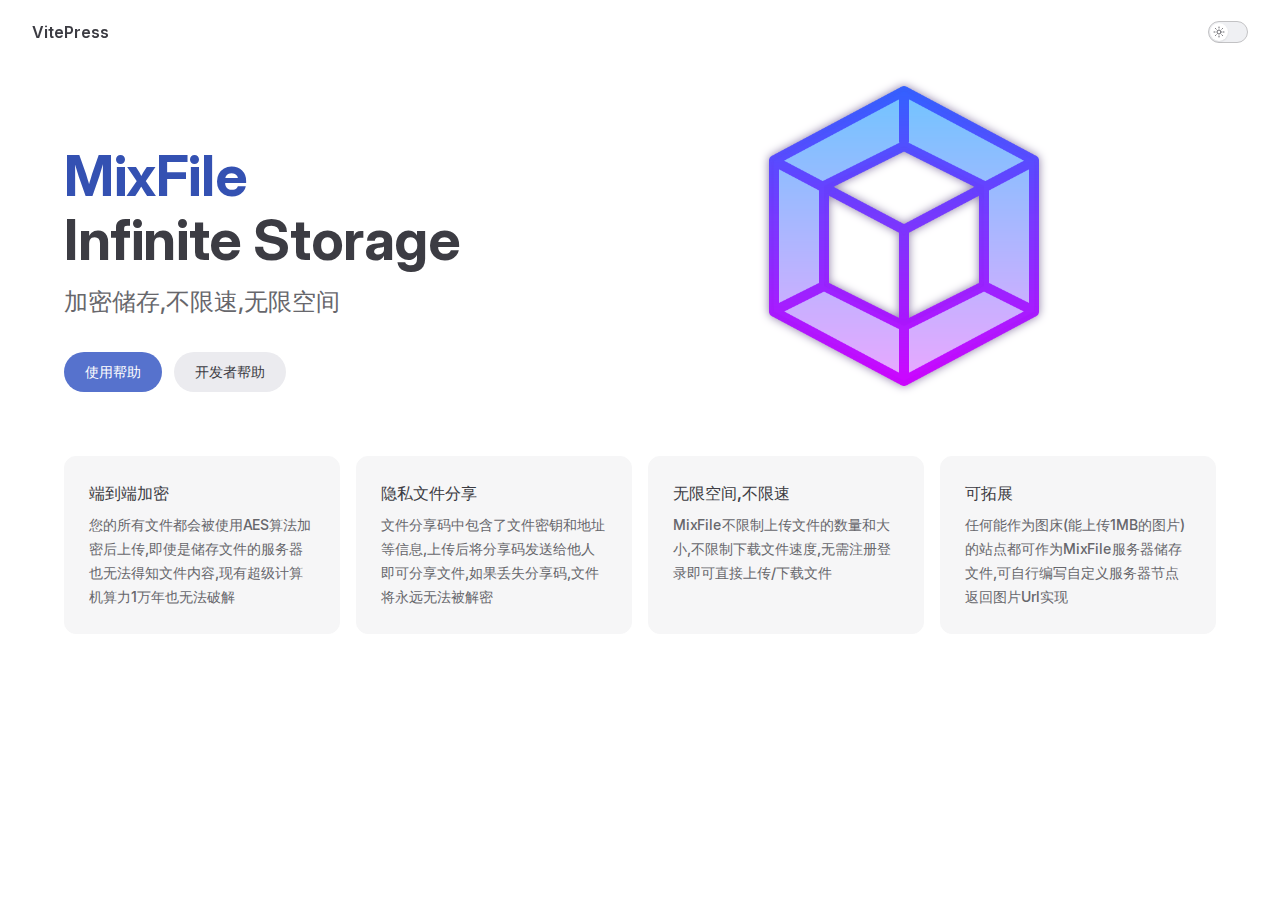
<file: config/index.html>
<!DOCTYPE html>
<html lang="en-US" dir="ltr">
  <head>
    <meta charset="utf-8">
    <meta name="viewport" content="width=device-width,initial-scale=1">
    <title>VitePress</title>
    <meta name="description" content="A VitePress site">
    <meta name="generator" content="VitePress v1.6.3">
    <link rel="preload stylesheet" href="/assets/style.DkEsrUpb.css" as="style">
    <link rel="preload stylesheet" href="/vp-icons.css" as="style">
    
    <script type="module" src="/assets/app.BliiCUn2.js"></script>
    <link rel="preload" href="/assets/inter-roman-latin.Di8DUHzh.woff2" as="font" type="font/woff2" crossorigin="">
    <link rel="modulepreload" href="/assets/chunks/theme.Da8UuAzx.js">
    <link rel="modulepreload" href="/assets/chunks/framework.Dh1jimFm.js">
    <link rel="modulepreload" href="/assets/config_index.md.DE9zfxrM.lean.js">
    <script id="check-dark-mode">(()=>{const e=localStorage.getItem("vitepress-theme-appearance")||"auto",a=window.matchMedia("(prefers-color-scheme: dark)").matches;(!e||e==="auto"?a:e==="dark")&&document.documentElement.classList.add("dark")})();</script>
    <script id="check-mac-os">document.documentElement.classList.toggle("mac",/Mac|iPhone|iPod|iPad/i.test(navigator.platform));</script>
  </head>
  <body>
    <div id="app"><div class="Layout" data-v-efe2bc20><!--[--><!--]--><!--[--><span tabindex="-1" data-v-88498a82></span><a href="#VPContent" class="VPSkipLink visually-hidden" data-v-88498a82>Skip to content</a><!--]--><!----><header class="VPNav" data-v-efe2bc20 data-v-97f64f2b><div class="VPNavBar" data-v-97f64f2b data-v-26a399be><div class="wrapper" data-v-26a399be><div class="container" data-v-26a399be><div class="title" data-v-26a399be><div class="VPNavBarTitle" data-v-26a399be data-v-c5ef6da1><a class="title" href="/" data-v-c5ef6da1><!--[--><!--]--><!----><span data-v-c5ef6da1>VitePress</span><!--[--><!--]--></a></div></div><div class="content" data-v-26a399be><div class="content-body" data-v-26a399be><!--[--><!--]--><div class="VPNavBarSearch search" data-v-26a399be><!----></div><!----><!----><div class="VPNavBarAppearance appearance" data-v-26a399be data-v-1bf0b560><button class="VPSwitch VPSwitchAppearance" type="button" role="switch" title aria-checked="false" data-v-1bf0b560 data-v-909a3ad5 data-v-34b58135><span class="check" data-v-34b58135><span class="icon" data-v-34b58135><!--[--><span class="vpi-sun sun" data-v-909a3ad5></span><span class="vpi-moon moon" data-v-909a3ad5></span><!--]--></span></span></button></div><!----><div class="VPFlyout VPNavBarExtra extra" data-v-26a399be data-v-464ebd8a data-v-b7208aa8><button type="button" class="button" aria-haspopup="true" aria-expanded="false" aria-label="extra navigation" data-v-b7208aa8><span class="vpi-more-horizontal icon" data-v-b7208aa8></span></button><div class="menu" data-v-b7208aa8><div class="VPMenu" data-v-b7208aa8 data-v-7d3a5c2f><!----><!--[--><!--[--><!----><div class="group" data-v-464ebd8a><div class="item appearance" data-v-464ebd8a><p class="label" data-v-464ebd8a>Appearance</p><div class="appearance-action" data-v-464ebd8a><button class="VPSwitch VPSwitchAppearance" type="button" role="switch" title aria-checked="false" data-v-464ebd8a data-v-909a3ad5 data-v-34b58135><span class="check" data-v-34b58135><span class="icon" data-v-34b58135><!--[--><span class="vpi-sun sun" data-v-909a3ad5></span><span class="vpi-moon moon" data-v-909a3ad5></span><!--]--></span></span></button></div></div></div><!----><!--]--><!--]--></div></div></div><!--[--><!--]--><button type="button" class="VPNavBarHamburger hamburger" aria-label="mobile navigation" aria-expanded="false" aria-controls="VPNavScreen" data-v-26a399be data-v-37794840><span class="container" data-v-37794840><span class="top" data-v-37794840></span><span class="middle" data-v-37794840></span><span class="bottom" data-v-37794840></span></span></button></div></div></div></div><div class="divider" data-v-26a399be><div class="divider-line" data-v-26a399be></div></div></div><!----></header><!----><!----><div class="VPContent is-home" id="VPContent" data-v-efe2bc20 data-v-2c076b39><div class="VPHome" data-v-2c076b39 data-v-e87c7156><!--[--><!--]--><div class="VPHero has-image VPHomeHero" data-v-e87c7156 data-v-23766424><div class="container" data-v-23766424><div class="main" data-v-23766424><!--[--><!--]--><!--[--><h1 class="heading" data-v-23766424><span class="name clip" data-v-23766424>MixFile</span><span class="text" data-v-23766424>Infinite Storage</span></h1><p class="tagline" data-v-23766424>加密储存,不限速,无限空间</p><!--]--><!--[--><!--]--><div class="actions" data-v-23766424><!--[--><div class="action" data-v-23766424><a class="VPButton medium brand" href="/help.html" data-v-23766424 data-v-2b8e5276>使用帮助</a></div><div class="action" data-v-23766424><a class="VPButton medium alt" href="/dev-help.html" data-v-23766424 data-v-2b8e5276>开发者帮助</a></div><!--]--></div><!--[--><!--]--></div><div class="image" data-v-23766424><div class="image-container" data-v-23766424><div class="image-bg" data-v-23766424></div><!--[--><!--[--><img class="VPImage image-src" src="/logo.png" alt="MixFile" data-v-b10ebfa3><!--]--><!--]--></div></div></div></div><!--[--><!--]--><!--[--><!--]--><div class="VPFeatures VPHomeFeatures" data-v-e87c7156 data-v-ea1007f1><div class="container" data-v-ea1007f1><div class="items" data-v-ea1007f1><!--[--><div class="grid-4 item" data-v-ea1007f1><div class="VPLink no-icon VPFeature" data-v-ea1007f1 data-v-8b12945e><!--[--><article class="box" data-v-8b12945e><!----><h2 class="title" data-v-8b12945e>端到端加密</h2><p class="details" data-v-8b12945e>您的所有文件都会被使用AES算法加密后上传,即使是储存文件的服务器也无法得知文件内容,现有超级计算机算力1万年也无法破解</p><!----></article><!--]--></div></div><div class="grid-4 item" data-v-ea1007f1><div class="VPLink no-icon VPFeature" data-v-ea1007f1 data-v-8b12945e><!--[--><article class="box" data-v-8b12945e><!----><h2 class="title" data-v-8b12945e>隐私文件分享</h2><p class="details" data-v-8b12945e>文件分享码中包含了文件密钥和地址等信息,上传后将分享码发送给他人即可分享文件,如果丢失分享码,文件将永远无法被解密</p><!----></article><!--]--></div></div><div class="grid-4 item" data-v-ea1007f1><div class="VPLink no-icon VPFeature" data-v-ea1007f1 data-v-8b12945e><!--[--><article class="box" data-v-8b12945e><!----><h2 class="title" data-v-8b12945e>无限空间,不限速</h2><p class="details" data-v-8b12945e>MixFile不限制上传文件的数量和大小,不限制下载文件速度,无需注册登录即可直接上传/下载文件</p><!----></article><!--]--></div></div><div class="grid-4 item" data-v-ea1007f1><div class="VPLink no-icon VPFeature" data-v-ea1007f1 data-v-8b12945e><!--[--><article class="box" data-v-8b12945e><!----><h2 class="title" data-v-8b12945e>可拓展</h2><p class="details" data-v-8b12945e>任何能作为图床(能上传1MB的图片)的站点都可作为MixFile服务器储存文件,可自行编写自定义服务器节点返回图片Url实现</p><!----></article><!--]--></div></div><!--]--></div></div></div><!--[--><!--]--><div class="vp-doc container" style="" data-v-e87c7156 data-v-f01ea998><!--[--><div style="position:relative;" data-v-e87c7156><div></div></div><!--]--></div></div></div><!----><!--[--><!--]--></div></div>
    <script>window.__VP_HASH_MAP__=JSON.parse("{\"config_dev-help.md\":\"BZ0Jnt-e\",\"config_help.md\":\"qUUsZypy\",\"config_index.md\":\"DE9zfxrM\"}");window.__VP_SITE_DATA__=JSON.parse("{\"lang\":\"en-US\",\"dir\":\"ltr\",\"title\":\"VitePress\",\"description\":\"A VitePress site\",\"base\":\"/\",\"head\":[],\"router\":{\"prefetchLinks\":true},\"appearance\":true,\"themeConfig\":{},\"locales\":{},\"scrollOffset\":134,\"cleanUrls\":false}");</script>
    
  </body>
</html>
</file>
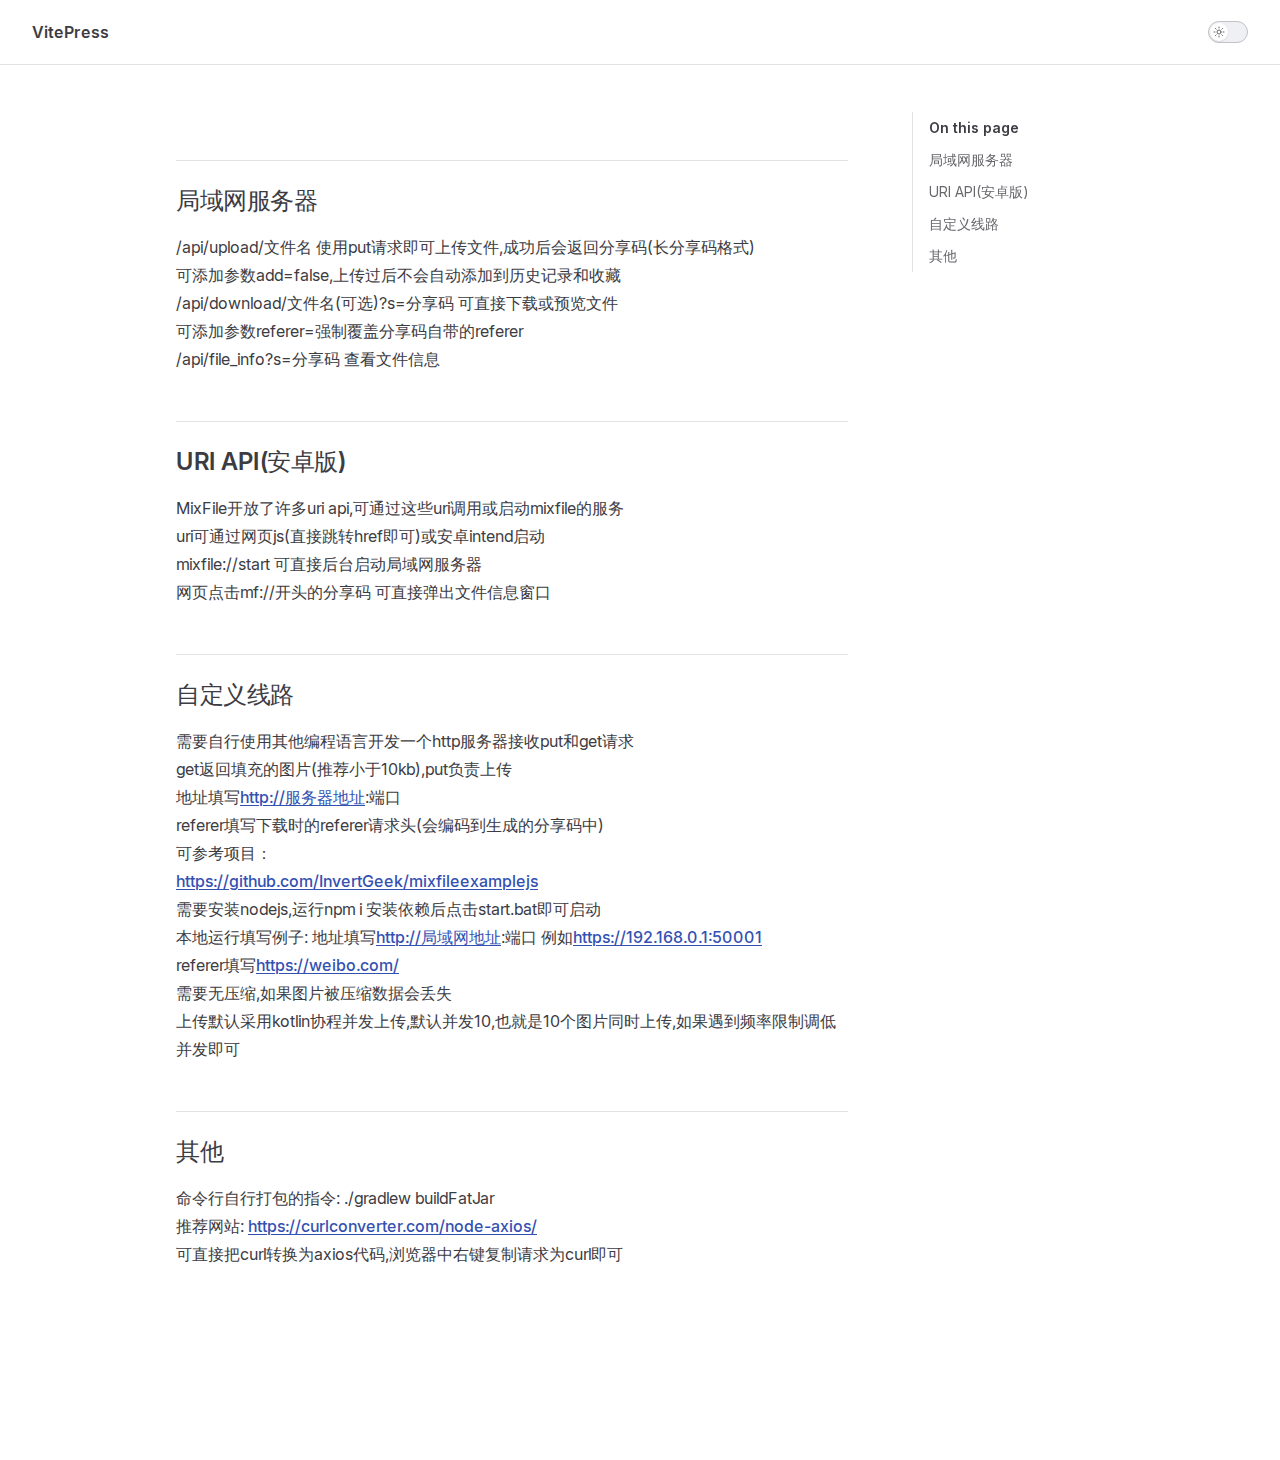
<file: config/dev-help.html>
<!DOCTYPE html>
<html lang="en-US" dir="ltr">
  <head>
    <meta charset="utf-8">
    <meta name="viewport" content="width=device-width,initial-scale=1">
    <title>VitePress</title>
    <meta name="description" content="A VitePress site">
    <meta name="generator" content="VitePress v1.6.3">
    <link rel="preload stylesheet" href="/assets/style.DkEsrUpb.css" as="style">
    <link rel="preload stylesheet" href="/vp-icons.css" as="style">
    
    <script type="module" src="/assets/app.BliiCUn2.js"></script>
    <link rel="preload" href="/assets/inter-roman-latin.Di8DUHzh.woff2" as="font" type="font/woff2" crossorigin="">
    <link rel="modulepreload" href="/assets/chunks/theme.Da8UuAzx.js">
    <link rel="modulepreload" href="/assets/chunks/framework.Dh1jimFm.js">
    <link rel="modulepreload" href="/assets/config_dev-help.md.BZ0Jnt-e.lean.js">
    <script id="check-dark-mode">(()=>{const e=localStorage.getItem("vitepress-theme-appearance")||"auto",a=window.matchMedia("(prefers-color-scheme: dark)").matches;(!e||e==="auto"?a:e==="dark")&&document.documentElement.classList.add("dark")})();</script>
    <script id="check-mac-os">document.documentElement.classList.toggle("mac",/Mac|iPhone|iPod|iPad/i.test(navigator.platform));</script>
  </head>
  <body>
    <div id="app"><div class="Layout" data-v-efe2bc20><!--[--><!--]--><!--[--><span tabindex="-1" data-v-88498a82></span><a href="#VPContent" class="VPSkipLink visually-hidden" data-v-88498a82>Skip to content</a><!--]--><!----><header class="VPNav" data-v-efe2bc20 data-v-97f64f2b><div class="VPNavBar" data-v-97f64f2b data-v-26a399be><div class="wrapper" data-v-26a399be><div class="container" data-v-26a399be><div class="title" data-v-26a399be><div class="VPNavBarTitle" data-v-26a399be data-v-c5ef6da1><a class="title" href="/" data-v-c5ef6da1><!--[--><!--]--><!----><span data-v-c5ef6da1>VitePress</span><!--[--><!--]--></a></div></div><div class="content" data-v-26a399be><div class="content-body" data-v-26a399be><!--[--><!--]--><div class="VPNavBarSearch search" data-v-26a399be><!----></div><!----><!----><div class="VPNavBarAppearance appearance" data-v-26a399be data-v-1bf0b560><button class="VPSwitch VPSwitchAppearance" type="button" role="switch" title aria-checked="false" data-v-1bf0b560 data-v-909a3ad5 data-v-34b58135><span class="check" data-v-34b58135><span class="icon" data-v-34b58135><!--[--><span class="vpi-sun sun" data-v-909a3ad5></span><span class="vpi-moon moon" data-v-909a3ad5></span><!--]--></span></span></button></div><!----><div class="VPFlyout VPNavBarExtra extra" data-v-26a399be data-v-464ebd8a data-v-b7208aa8><button type="button" class="button" aria-haspopup="true" aria-expanded="false" aria-label="extra navigation" data-v-b7208aa8><span class="vpi-more-horizontal icon" data-v-b7208aa8></span></button><div class="menu" data-v-b7208aa8><div class="VPMenu" data-v-b7208aa8 data-v-7d3a5c2f><!----><!--[--><!--[--><!----><div class="group" data-v-464ebd8a><div class="item appearance" data-v-464ebd8a><p class="label" data-v-464ebd8a>Appearance</p><div class="appearance-action" data-v-464ebd8a><button class="VPSwitch VPSwitchAppearance" type="button" role="switch" title aria-checked="false" data-v-464ebd8a data-v-909a3ad5 data-v-34b58135><span class="check" data-v-34b58135><span class="icon" data-v-34b58135><!--[--><span class="vpi-sun sun" data-v-909a3ad5></span><span class="vpi-moon moon" data-v-909a3ad5></span><!--]--></span></span></button></div></div></div><!----><!--]--><!--]--></div></div></div><!--[--><!--]--><button type="button" class="VPNavBarHamburger hamburger" aria-label="mobile navigation" aria-expanded="false" aria-controls="VPNavScreen" data-v-26a399be data-v-37794840><span class="container" data-v-37794840><span class="top" data-v-37794840></span><span class="middle" data-v-37794840></span><span class="bottom" data-v-37794840></span></span></button></div></div></div></div><div class="divider" data-v-26a399be><div class="divider-line" data-v-26a399be></div></div></div><!----></header><div class="VPLocalNav empty fixed" data-v-efe2bc20 data-v-8ab08b64><div class="container" data-v-8ab08b64><!----><div class="VPLocalNavOutlineDropdown" style="--vp-vh:0px;" data-v-8ab08b64 data-v-679ac4b1><button data-v-679ac4b1>Return to top</button><!----></div></div></div><!----><div class="VPContent" id="VPContent" data-v-efe2bc20 data-v-2c076b39><div class="VPDoc has-aside" data-v-2c076b39 data-v-c736a0be><!--[--><!--]--><div class="container" data-v-c736a0be><div class="aside" data-v-c736a0be><div class="aside-curtain" data-v-c736a0be></div><div class="aside-container" data-v-c736a0be><div class="aside-content" data-v-c736a0be><div class="VPDocAside" data-v-c736a0be data-v-d823a83f><!--[--><!--]--><!--[--><!--]--><nav aria-labelledby="doc-outline-aria-label" class="VPDocAsideOutline" data-v-d823a83f data-v-33c7eb44><div class="content" data-v-33c7eb44><div class="outline-marker" data-v-33c7eb44></div><div aria-level="2" class="outline-title" id="doc-outline-aria-label" role="heading" data-v-33c7eb44>On this page</div><ul class="VPDocOutlineItem root" data-v-33c7eb44 data-v-11133e94><!--[--><!--]--></ul></div></nav><!--[--><!--]--><div class="spacer" data-v-d823a83f></div><!--[--><!--]--><!----><!--[--><!--]--><!--[--><!--]--></div></div></div></div><div class="content" data-v-c736a0be><div class="content-container" data-v-c736a0be><!--[--><!--]--><main class="main" data-v-c736a0be><div style="position:relative;" class="vp-doc _config_dev-help" data-v-c736a0be><div><h2 id="局域网服务器" tabindex="-1">局域网服务器 <a class="header-anchor" href="#局域网服务器" aria-label="Permalink to &quot;局域网服务器&quot;">​</a></h2><p>/api/upload/文件名 使用put请求即可上传文件,成功后会返回分享码(长分享码格式) <br> 可添加参数add=false,上传过后不会自动添加到历史记录和收藏 <br> /api/download/文件名(可选)?s=分享码 可直接下载或预览文件 <br> 可添加参数referer=强制覆盖分享码自带的referer <br> /api/file_info?s=分享码 查看文件信息</p><h2 id="uri-api-安卓版" tabindex="-1">URI API(安卓版) <a class="header-anchor" href="#uri-api-安卓版" aria-label="Permalink to &quot;URI API(安卓版)&quot;">​</a></h2><p>MixFile开放了许多uri api,可通过这些uri调用或启动mixfile的服务 <br> uri可通过网页js(直接跳转href即可)或安卓intend启动 <br> mixfile://start 可直接后台启动局域网服务器 <br> 网页点击mf://开头的分享码 可直接弹出文件信息窗口</p><h2 id="自定义线路" tabindex="-1">自定义线路 <a class="header-anchor" href="#自定义线路" aria-label="Permalink to &quot;自定义线路&quot;">​</a></h2><p>需要自行使用其他编程语言开发一个http服务器接收put和get请求 <br> get返回填充的图片(推荐小于10kb),put负责上传 <br> 地址填写<a href="http://xn--zfru1gfr6bz63i" target="_blank" rel="noreferrer">http://服务器地址</a>:端口 <br> referer填写下载时的referer请求头(会编码到生成的分享码中) <br> 可参考项目： <br><a href="https://github.com/InvertGeek/mixfileexamplejs" target="_blank" rel="noreferrer">https://github.com/InvertGeek/mixfileexamplejs</a> <br> 需要安装nodejs,运行npm i 安装依赖后点击start.bat即可启动 <br> 本地运行填写例子: 地址填写<a href="http://xn--ces6a78a93lq86c" target="_blank" rel="noreferrer">http://局域网地址</a>:端口 例如<a href="https://192.168.0.1:50001" target="_blank" rel="noreferrer">https://192.168.0.1:50001</a> <br> referer填写<a href="https://weibo.com/" target="_blank" rel="noreferrer">https://weibo.com/</a> <br> 需要无压缩,如果图片被压缩数据会丢失 <br> 上传默认采用kotlin协程并发上传,默认并发10,也就是10个图片同时上传,如果遇到频率限制调低并发即可</p><h2 id="其他" tabindex="-1">其他 <a class="header-anchor" href="#其他" aria-label="Permalink to &quot;其他&quot;">​</a></h2><p>命令行自行打包的指令: ./gradlew buildFatJar <br> 推荐网站: <a href="https://curlconverter.com/node-axios/" target="_blank" rel="noreferrer">https://curlconverter.com/node-axios/</a> <br> 可直接把curl转换为axios代码,浏览器中右键复制请求为curl即可</p></div></div></main><footer class="VPDocFooter" data-v-c736a0be data-v-56532d81><!--[--><!--]--><!----><!----></footer><!--[--><!--]--></div></div></div><!--[--><!--]--></div></div><!----><!--[--><!--]--></div></div>
    <script>window.__VP_HASH_MAP__=JSON.parse("{\"config_dev-help.md\":\"BZ0Jnt-e\",\"config_help.md\":\"qUUsZypy\",\"config_index.md\":\"DE9zfxrM\"}");window.__VP_SITE_DATA__=JSON.parse("{\"lang\":\"en-US\",\"dir\":\"ltr\",\"title\":\"VitePress\",\"description\":\"A VitePress site\",\"base\":\"/\",\"head\":[],\"router\":{\"prefetchLinks\":true},\"appearance\":true,\"themeConfig\":{},\"locales\":{},\"scrollOffset\":134,\"cleanUrls\":false}");</script>
    
  </body>
</html>
</file>
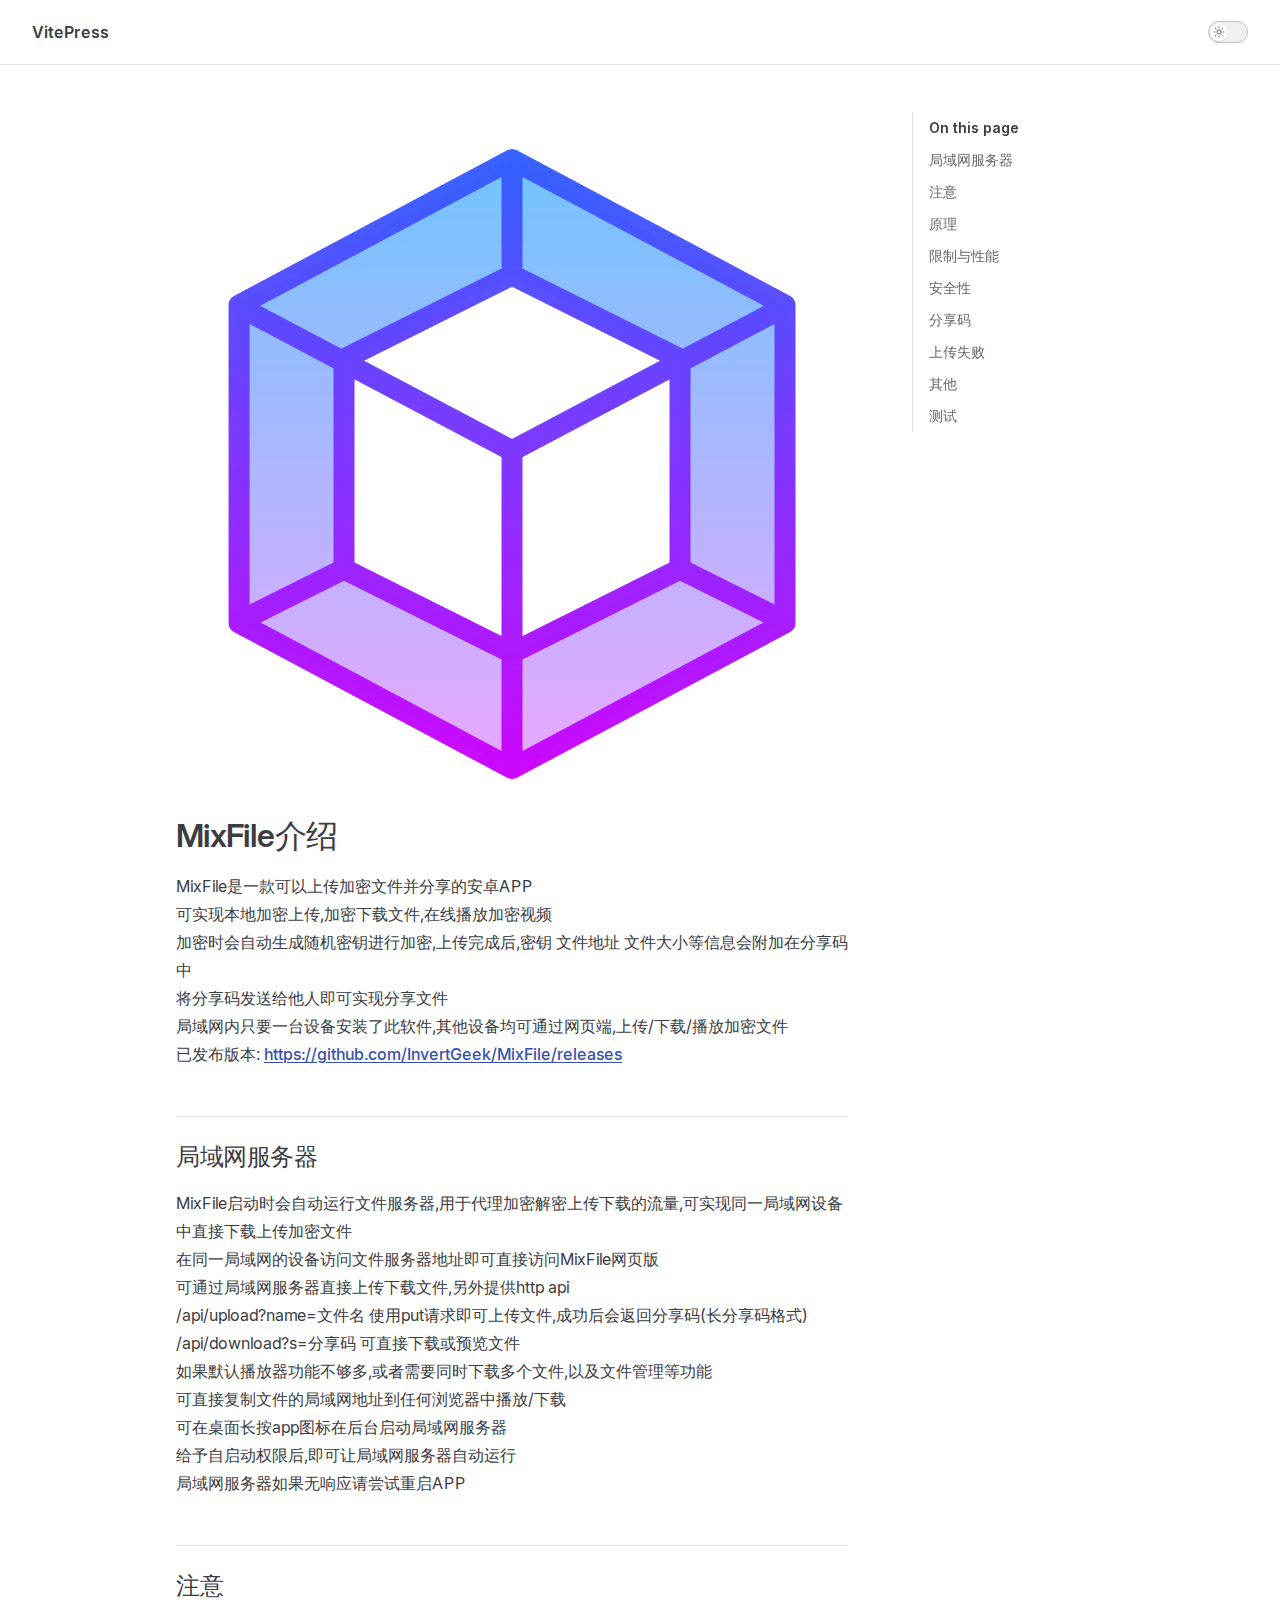
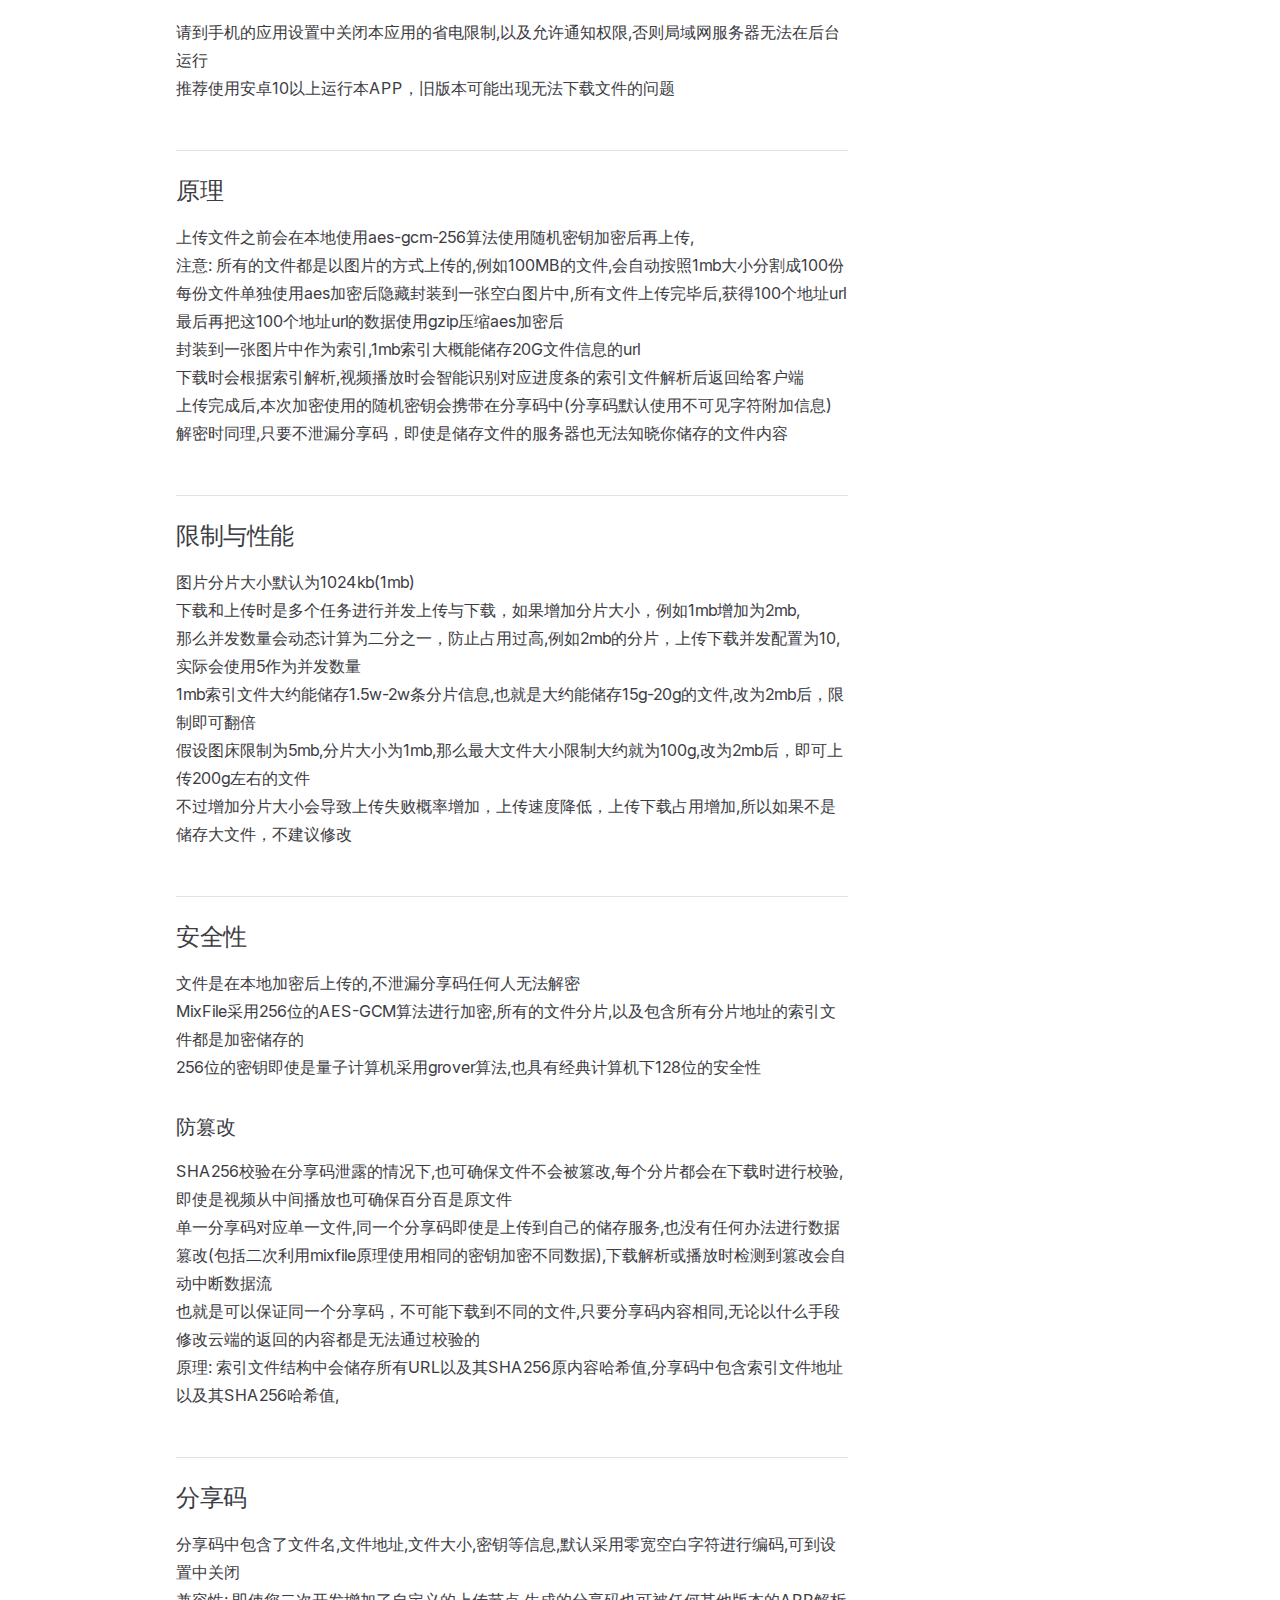
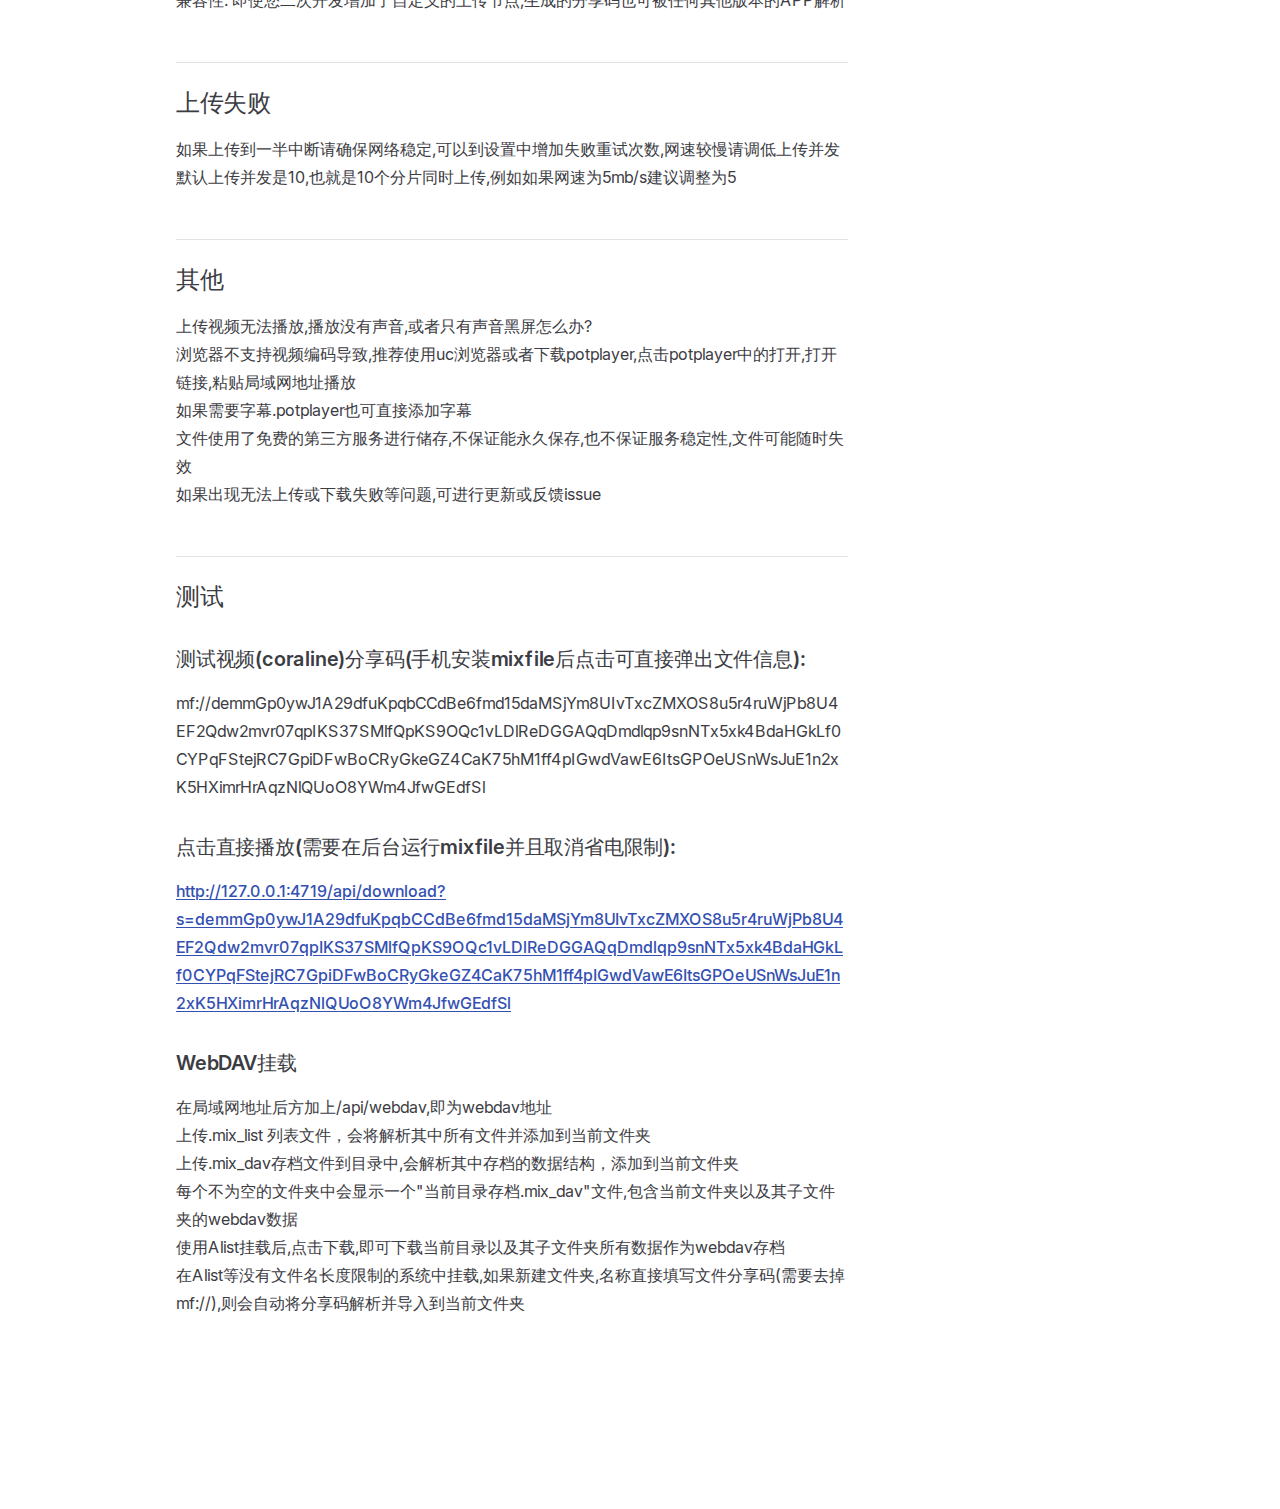
<file: config/help.html>
<!DOCTYPE html>
<html lang="en-US" dir="ltr">
  <head>
    <meta charset="utf-8">
    <meta name="viewport" content="width=device-width,initial-scale=1">
    <title>MixFile介绍 | VitePress</title>
    <meta name="description" content="A VitePress site">
    <meta name="generator" content="VitePress v1.6.3">
    <link rel="preload stylesheet" href="/assets/style.DkEsrUpb.css" as="style">
    <link rel="preload stylesheet" href="/vp-icons.css" as="style">
    
    <script type="module" src="/assets/app.BliiCUn2.js"></script>
    <link rel="preload" href="/assets/inter-roman-latin.Di8DUHzh.woff2" as="font" type="font/woff2" crossorigin="">
    <link rel="modulepreload" href="/assets/chunks/theme.Da8UuAzx.js">
    <link rel="modulepreload" href="/assets/chunks/framework.Dh1jimFm.js">
    <link rel="modulepreload" href="/assets/config_help.md.qUUsZypy.lean.js">
    <script id="check-dark-mode">(()=>{const e=localStorage.getItem("vitepress-theme-appearance")||"auto",a=window.matchMedia("(prefers-color-scheme: dark)").matches;(!e||e==="auto"?a:e==="dark")&&document.documentElement.classList.add("dark")})();</script>
    <script id="check-mac-os">document.documentElement.classList.toggle("mac",/Mac|iPhone|iPod|iPad/i.test(navigator.platform));</script>
  </head>
  <body>
    <div id="app"><div class="Layout" data-v-efe2bc20><!--[--><!--]--><!--[--><span tabindex="-1" data-v-88498a82></span><a href="#VPContent" class="VPSkipLink visually-hidden" data-v-88498a82>Skip to content</a><!--]--><!----><header class="VPNav" data-v-efe2bc20 data-v-97f64f2b><div class="VPNavBar" data-v-97f64f2b data-v-26a399be><div class="wrapper" data-v-26a399be><div class="container" data-v-26a399be><div class="title" data-v-26a399be><div class="VPNavBarTitle" data-v-26a399be data-v-c5ef6da1><a class="title" href="/" data-v-c5ef6da1><!--[--><!--]--><!----><span data-v-c5ef6da1>VitePress</span><!--[--><!--]--></a></div></div><div class="content" data-v-26a399be><div class="content-body" data-v-26a399be><!--[--><!--]--><div class="VPNavBarSearch search" data-v-26a399be><!----></div><!----><!----><div class="VPNavBarAppearance appearance" data-v-26a399be data-v-1bf0b560><button class="VPSwitch VPSwitchAppearance" type="button" role="switch" title aria-checked="false" data-v-1bf0b560 data-v-909a3ad5 data-v-34b58135><span class="check" data-v-34b58135><span class="icon" data-v-34b58135><!--[--><span class="vpi-sun sun" data-v-909a3ad5></span><span class="vpi-moon moon" data-v-909a3ad5></span><!--]--></span></span></button></div><!----><div class="VPFlyout VPNavBarExtra extra" data-v-26a399be data-v-464ebd8a data-v-b7208aa8><button type="button" class="button" aria-haspopup="true" aria-expanded="false" aria-label="extra navigation" data-v-b7208aa8><span class="vpi-more-horizontal icon" data-v-b7208aa8></span></button><div class="menu" data-v-b7208aa8><div class="VPMenu" data-v-b7208aa8 data-v-7d3a5c2f><!----><!--[--><!--[--><!----><div class="group" data-v-464ebd8a><div class="item appearance" data-v-464ebd8a><p class="label" data-v-464ebd8a>Appearance</p><div class="appearance-action" data-v-464ebd8a><button class="VPSwitch VPSwitchAppearance" type="button" role="switch" title aria-checked="false" data-v-464ebd8a data-v-909a3ad5 data-v-34b58135><span class="check" data-v-34b58135><span class="icon" data-v-34b58135><!--[--><span class="vpi-sun sun" data-v-909a3ad5></span><span class="vpi-moon moon" data-v-909a3ad5></span><!--]--></span></span></button></div></div></div><!----><!--]--><!--]--></div></div></div><!--[--><!--]--><button type="button" class="VPNavBarHamburger hamburger" aria-label="mobile navigation" aria-expanded="false" aria-controls="VPNavScreen" data-v-26a399be data-v-37794840><span class="container" data-v-37794840><span class="top" data-v-37794840></span><span class="middle" data-v-37794840></span><span class="bottom" data-v-37794840></span></span></button></div></div></div></div><div class="divider" data-v-26a399be><div class="divider-line" data-v-26a399be></div></div></div><!----></header><div class="VPLocalNav empty fixed" data-v-efe2bc20 data-v-8ab08b64><div class="container" data-v-8ab08b64><!----><div class="VPLocalNavOutlineDropdown" style="--vp-vh:0px;" data-v-8ab08b64 data-v-679ac4b1><button data-v-679ac4b1>Return to top</button><!----></div></div></div><!----><div class="VPContent" id="VPContent" data-v-efe2bc20 data-v-2c076b39><div class="VPDoc has-aside" data-v-2c076b39 data-v-c736a0be><!--[--><!--]--><div class="container" data-v-c736a0be><div class="aside" data-v-c736a0be><div class="aside-curtain" data-v-c736a0be></div><div class="aside-container" data-v-c736a0be><div class="aside-content" data-v-c736a0be><div class="VPDocAside" data-v-c736a0be data-v-d823a83f><!--[--><!--]--><!--[--><!--]--><nav aria-labelledby="doc-outline-aria-label" class="VPDocAsideOutline" data-v-d823a83f data-v-33c7eb44><div class="content" data-v-33c7eb44><div class="outline-marker" data-v-33c7eb44></div><div aria-level="2" class="outline-title" id="doc-outline-aria-label" role="heading" data-v-33c7eb44>On this page</div><ul class="VPDocOutlineItem root" data-v-33c7eb44 data-v-11133e94><!--[--><!--]--></ul></div></nav><!--[--><!--]--><div class="spacer" data-v-d823a83f></div><!--[--><!--]--><!----><!--[--><!--]--><!--[--><!--]--></div></div></div></div><div class="content" data-v-c736a0be><div class="content-container" data-v-c736a0be><!--[--><!--]--><main class="main" data-v-c736a0be><div style="position:relative;" class="vp-doc _config_help" data-v-c736a0be><div><p><img src="https://invertgeek.github.io/mixfile-doc/logo.png" alt="icons8-apache-netbeans-96"></p><h1 id="mixfile介绍" tabindex="-1">MixFile介绍 <a class="header-anchor" href="#mixfile介绍" aria-label="Permalink to &quot;MixFile介绍&quot;">​</a></h1><p>MixFile是一款可以上传加密文件并分享的安卓APP <br> 可实现本地加密上传,加密下载文件,在线播放加密视频 <br> 加密时会自动生成随机密钥进行加密,上传完成后,密钥 文件地址 文件大小等信息会附加在分享码中 <br> 将分享码发送给他人即可实现分享文件 <br> 局域网内只要一台设备安装了此软件,其他设备均可通过网页端,上传/下载/播放加密文件 <br> 已发布版本: <a href="https://github.com/InvertGeek/MixFile/releases" target="_blank" rel="noreferrer">https://github.com/InvertGeek/MixFile/releases</a></p><h2 id="局域网服务器" tabindex="-1">局域网服务器 <a class="header-anchor" href="#局域网服务器" aria-label="Permalink to &quot;局域网服务器&quot;">​</a></h2><p>MixFile启动时会自动运行文件服务器,用于代理加密解密上传下载的流量,可实现同一局域网设备中直接下载上传加密文件 <br> 在同一局域网的设备访问文件服务器地址即可直接访问MixFile网页版 <br> 可通过局域网服务器直接上传下载文件,另外提供http api <br> /api/upload?name=文件名 使用put请求即可上传文件,成功后会返回分享码(长分享码格式) <br> /api/download?s=分享码 可直接下载或预览文件 <br> 如果默认播放器功能不够多,或者需要同时下载多个文件,以及文件管理等功能 <br> 可直接复制文件的局域网地址到任何浏览器中播放/下载 <br> 可在桌面长按app图标在后台启动局域网服务器 <br> 给予自启动权限后,即可让局域网服务器自动运行 <br> 局域网服务器如果无响应请尝试重启APP</p><h2 id="注意" tabindex="-1">注意 <a class="header-anchor" href="#注意" aria-label="Permalink to &quot;注意&quot;">​</a></h2><p>请到手机的应用设置中关闭本应用的省电限制,以及允许通知权限,否则局域网服务器无法在后台运行 <br> 推荐使用安卓10以上运行本APP，旧版本可能出现无法下载文件的问题</p><h2 id="原理" tabindex="-1">原理 <a class="header-anchor" href="#原理" aria-label="Permalink to &quot;原理&quot;">​</a></h2><p>上传文件之前会在本地使用aes-gcm-256算法使用随机密钥加密后再上传, <br> 注意: 所有的文件都是以图片的方式上传的,例如100MB的文件,会自动按照1mb大小分割成100份 <br> 每份文件单独使用aes加密后隐藏封装到一张空白图片中,所有文件上传完毕后,获得100个地址url <br> 最后再把这100个地址url的数据使用gzip压缩aes加密后 <br> 封装到一张图片中作为索引,1mb索引大概能储存20G文件信息的url <br> 下载时会根据索引解析,视频播放时会智能识别对应进度条的索引文件解析后返回给客户端 <br> 上传完成后,本次加密使用的随机密钥会携带在分享码中(分享码默认使用不可见字符附加信息) <br> 解密时同理,只要不泄漏分享码，即使是储存文件的服务器也无法知晓你储存的文件内容</p><h2 id="限制与性能" tabindex="-1">限制与性能 <a class="header-anchor" href="#限制与性能" aria-label="Permalink to &quot;限制与性能&quot;">​</a></h2><p>图片分片大小默认为1024kb(1mb) <br> 下载和上传时是多个任务进行并发上传与下载，如果增加分片大小，例如1mb增加为2mb, <br> 那么并发数量会动态计算为二分之一，防止占用过高,例如2mb的分片，上传下载并发配置为10,实际会使用5作为并发数量 <br> 1mb索引文件大约能储存1.5w-2w条分片信息,也就是大约能储存15g-20g的文件,改为2mb后，限制即可翻倍 <br> 假设图床限制为5mb,分片大小为1mb,那么最大文件大小限制大约就为100g,改为2mb后，即可上传200g左右的文件 <br> 不过增加分片大小会导致上传失败概率增加，上传速度降低，上传下载占用增加,所以如果不是储存大文件，不建议修改</p><h2 id="安全性" tabindex="-1">安全性 <a class="header-anchor" href="#安全性" aria-label="Permalink to &quot;安全性&quot;">​</a></h2><p>文件是在本地加密后上传的,不泄漏分享码任何人无法解密 <br> MixFile采用256位的AES-GCM算法进行加密,所有的文件分片,以及包含所有分片地址的索引文件都是加密储存的 <br> 256位的密钥即使是量子计算机采用grover算法,也具有经典计算机下128位的安全性</p><h3 id="防篡改" tabindex="-1">防篡改 <a class="header-anchor" href="#防篡改" aria-label="Permalink to &quot;防篡改&quot;">​</a></h3><p>SHA256校验在分享码泄露的情况下,也可确保文件不会被篡改,每个分片都会在下载时进行校验,即使是视频从中间播放也可确保百分百是原文件 <br> 单一分享码对应单一文件,同一个分享码即使是上传到自己的储存服务,也没有任何办法进行数据篡改(包括二次利用mixfile原理使用相同的密钥加密不同数据),下载解析或播放时检测到篡改会自动中断数据流 <br> 也就是可以保证同一个分享码，不可能下载到不同的文件,只要分享码内容相同,无论以什么手段修改云端的返回的内容都是无法通过校验的 <br> 原理: 索引文件结构中会储存所有URL以及其SHA256原内容哈希值,分享码中包含索引文件地址以及其SHA256哈希值,</p><h2 id="分享码" tabindex="-1">分享码 <a class="header-anchor" href="#分享码" aria-label="Permalink to &quot;分享码&quot;">​</a></h2><p>分享码中包含了文件名,文件地址,文件大小,密钥等信息,默认采用零宽空白字符进行编码,可到设置中关闭 <br> 兼容性: 即使您二次开发增加了自定义的上传节点,生成的分享码也可被任何其他版本的APP解析</p><h2 id="上传失败" tabindex="-1">上传失败 <a class="header-anchor" href="#上传失败" aria-label="Permalink to &quot;上传失败&quot;">​</a></h2><p>如果上传到一半中断请确保网络稳定,可以到设置中增加失败重试次数,网速较慢请调低上传并发 <br> 默认上传并发是10,也就是10个分片同时上传,例如如果网速为5mb/s建议调整为5</p><h2 id="其他" tabindex="-1">其他 <a class="header-anchor" href="#其他" aria-label="Permalink to &quot;其他&quot;">​</a></h2><p>上传视频无法播放,播放没有声音,或者只有声音黑屏怎么办? <br> 浏览器不支持视频编码导致,推荐使用uc浏览器或者下载potplayer,点击potplayer中的打开,打开链接,粘贴局域网地址播放 <br> 如果需要字幕.potplayer也可直接添加字幕 <br> 文件使用了免费的第三方服务进行储存,不保证能永久保存,也不保证服务稳定性,文件可能随时失效 <br> 如果出现无法上传或下载失败等问题,可进行更新或反馈issue</p><h2 id="测试" tabindex="-1">测试 <a class="header-anchor" href="#测试" aria-label="Permalink to &quot;测试&quot;">​</a></h2><h3 id="测试视频-coraline-分享码-手机安装mixfile后点击可直接弹出文件信息" tabindex="-1">测试视频(coraline)分享码(手机安装mixfile后点击可直接弹出文件信息): <a class="header-anchor" href="#测试视频-coraline-分享码-手机安装mixfile后点击可直接弹出文件信息" aria-label="Permalink to &quot;测试视频(coraline)分享码(手机安装mixfile后点击可直接弹出文件信息):&quot;">​</a></h3><p>mf://[base64]</p><h3 id="点击直接播放-需要在后台运行mixfile并且取消省电限制" tabindex="-1">点击直接播放(需要在后台运行mixfile并且取消省电限制): <a class="header-anchor" href="#点击直接播放-需要在后台运行mixfile并且取消省电限制" aria-label="Permalink to &quot;点击直接播放(需要在后台运行mixfile并且取消省电限制):&quot;">​</a></h3><p><a href="http://127.0.0.1:4719/api/download?s=[base64]" target="_blank" rel="noreferrer">http://127.0.0.1:4719/api/download?s=[base64]</a></p><h3 id="webdav挂载" tabindex="-1">WebDAV挂载 <a class="header-anchor" href="#webdav挂载" aria-label="Permalink to &quot;WebDAV挂载&quot;">​</a></h3><p>在局域网地址后方加上/api/webdav,即为webdav地址 <br> 上传.mix_list 列表文件，会将解析其中所有文件并添加到当前文件夹 <br> 上传.mix_dav存档文件到目录中,会解析其中存档的数据结构，添加到当前文件夹 <br> 每个不为空的文件夹中会显示一个&quot;当前目录存档.mix_dav&quot;文件,包含当前文件夹以及其子文件夹的webdav数据 <br> 使用Alist挂载后,点击下载,即可下载当前目录以及其子文件夹所有数据作为webdav存档 <br> 在Alist等没有文件名长度限制的系统中挂载,如果新建文件夹,名称直接填写文件分享码(需要去掉mf://),则会自动将分享码解析并导入到当前文件夹</p></div></div></main><footer class="VPDocFooter" data-v-c736a0be data-v-56532d81><!--[--><!--]--><!----><!----></footer><!--[--><!--]--></div></div></div><!--[--><!--]--></div></div><!----><!--[--><!--]--></div></div>
    <script>window.__VP_HASH_MAP__=JSON.parse("{\"config_dev-help.md\":\"BZ0Jnt-e\",\"config_help.md\":\"qUUsZypy\",\"config_index.md\":\"DE9zfxrM\"}");window.__VP_SITE_DATA__=JSON.parse("{\"lang\":\"en-US\",\"dir\":\"ltr\",\"title\":\"VitePress\",\"description\":\"A VitePress site\",\"base\":\"/\",\"head\":[],\"router\":{\"prefetchLinks\":true},\"appearance\":true,\"themeConfig\":{},\"locales\":{},\"scrollOffset\":134,\"cleanUrls\":false}");</script>
    
  </body>
</html>
</file>
<file: assets/style.DkEsrUpb.css>
@font-face{font-family:Inter;font-style:normal;font-weight:100 900;font-display:swap;src:url(/assets/inter-roman-cyrillic-ext.BBPuwvHQ.woff2) format("woff2");unicode-range:U+0460-052F,U+1C80-1C88,U+20B4,U+2DE0-2DFF,U+A640-A69F,U+FE2E-FE2F}@font-face{font-family:Inter;font-style:normal;font-weight:100 900;font-display:swap;src:url(/assets/inter-roman-cyrillic.C5lxZ8CY.woff2) format("woff2");unicode-range:U+0301,U+0400-045F,U+0490-0491,U+04B0-04B1,U+2116}@font-face{font-family:Inter;font-style:normal;font-weight:100 900;font-display:swap;src:url(/assets/inter-roman-greek-ext.CqjqNYQ-.woff2) format("woff2");unicode-range:U+1F00-1FFF}@font-face{font-family:Inter;font-style:normal;font-weight:100 900;font-display:swap;src:url(/assets/inter-roman-greek.BBVDIX6e.woff2) format("woff2");unicode-range:U+0370-0377,U+037A-037F,U+0384-038A,U+038C,U+038E-03A1,U+03A3-03FF}@font-face{font-family:Inter;font-style:normal;font-weight:100 900;font-display:swap;src:url(/assets/inter-roman-vietnamese.BjW4sHH5.woff2) format("woff2");unicode-range:U+0102-0103,U+0110-0111,U+0128-0129,U+0168-0169,U+01A0-01A1,U+01AF-01B0,U+0300-0301,U+0303-0304,U+0308-0309,U+0323,U+0329,U+1EA0-1EF9,U+20AB}@font-face{font-family:Inter;font-style:normal;font-weight:100 900;font-display:swap;src:url(/assets/inter-roman-latin-ext.4ZJIpNVo.woff2) format("woff2");unicode-range:U+0100-02AF,U+0304,U+0308,U+0329,U+1E00-1E9F,U+1EF2-1EFF,U+2020,U+20A0-20AB,U+20AD-20C0,U+2113,U+2C60-2C7F,U+A720-A7FF}@font-face{font-family:Inter;font-style:normal;font-weight:100 900;font-display:swap;src:url(/assets/inter-roman-latin.Di8DUHzh.woff2) format("woff2");unicode-range:U+0000-00FF,U+0131,U+0152-0153,U+02BB-02BC,U+02C6,U+02DA,U+02DC,U+0304,U+0308,U+0329,U+2000-206F,U+2074,U+20AC,U+2122,U+2191,U+2193,U+2212,U+2215,U+FEFF,U+FFFD}@font-face{font-family:Inter;font-style:italic;font-weight:100 900;font-display:swap;src:url(/assets/inter-italic-cyrillic-ext.r48I6akx.woff2) format("woff2");unicode-range:U+0460-052F,U+1C80-1C88,U+20B4,U+2DE0-2DFF,U+A640-A69F,U+FE2E-FE2F}@font-face{font-family:Inter;font-style:italic;font-weight:100 900;font-display:swap;src:url(/assets/inter-italic-cyrillic.By2_1cv3.woff2) format("woff2");unicode-range:U+0301,U+0400-045F,U+0490-0491,U+04B0-04B1,U+2116}@font-face{font-family:Inter;font-style:italic;font-weight:100 900;font-display:swap;src:url(/assets/inter-italic-greek-ext.1u6EdAuj.woff2) format("woff2");unicode-range:U+1F00-1FFF}@font-face{font-family:Inter;font-style:italic;font-weight:100 900;font-display:swap;src:url(/assets/inter-italic-greek.DJ8dCoTZ.woff2) format("woff2");unicode-range:U+0370-0377,U+037A-037F,U+0384-038A,U+038C,U+038E-03A1,U+03A3-03FF}@font-face{font-family:Inter;font-style:italic;font-weight:100 900;font-display:swap;src:url(/assets/inter-italic-vietnamese.BSbpV94h.woff2) format("woff2");unicode-range:U+0102-0103,U+0110-0111,U+0128-0129,U+0168-0169,U+01A0-01A1,U+01AF-01B0,U+0300-0301,U+0303-0304,U+0308-0309,U+0323,U+0329,U+1EA0-1EF9,U+20AB}@font-face{font-family:Inter;font-style:italic;font-weight:100 900;font-display:swap;src:url(/assets/inter-italic-latin-ext.CN1xVJS-.woff2) format("woff2");unicode-range:U+0100-02AF,U+0304,U+0308,U+0329,U+1E00-1E9F,U+1EF2-1EFF,U+2020,U+20A0-20AB,U+20AD-20C0,U+2113,U+2C60-2C7F,U+A720-A7FF}@font-face{font-family:Inter;font-style:italic;font-weight:100 900;font-display:swap;src:url(/assets/inter-italic-latin.C2AdPX0b.woff2) format("woff2");unicode-range:U+0000-00FF,U+0131,U+0152-0153,U+02BB-02BC,U+02C6,U+02DA,U+02DC,U+0304,U+0308,U+0329,U+2000-206F,U+2074,U+20AC,U+2122,U+2191,U+2193,U+2212,U+2215,U+FEFF,U+FFFD}@font-face{font-family:Punctuation SC;font-weight:400;src:local("PingFang SC Regular"),local("Noto Sans CJK SC"),local("Microsoft YaHei");unicode-range:U+201C,U+201D,U+2018,U+2019,U+2E3A,U+2014,U+2013,U+2026,U+00B7,U+007E,U+002F}@font-face{font-family:Punctuation SC;font-weight:500;src:local("PingFang SC Medium"),local("Noto Sans CJK SC"),local("Microsoft YaHei");unicode-range:U+201C,U+201D,U+2018,U+2019,U+2E3A,U+2014,U+2013,U+2026,U+00B7,U+007E,U+002F}@font-face{font-family:Punctuation SC;font-weight:600;src:local("PingFang SC Semibold"),local("Noto Sans CJK SC Bold"),local("Microsoft YaHei Bold");unicode-range:U+201C,U+201D,U+2018,U+2019,U+2E3A,U+2014,U+2013,U+2026,U+00B7,U+007E,U+002F}@font-face{font-family:Punctuation SC;font-weight:700;src:local("PingFang SC Semibold"),local("Noto Sans CJK SC Bold"),local("Microsoft YaHei Bold");unicode-range:U+201C,U+201D,U+2018,U+2019,U+2E3A,U+2014,U+2013,U+2026,U+00B7,U+007E,U+002F}:root{--vp-c-white: #ffffff;--vp-c-black: #000000;--vp-c-neutral: var(--vp-c-black);--vp-c-neutral-inverse: var(--vp-c-white)}.dark{--vp-c-neutral: var(--vp-c-white);--vp-c-neutral-inverse: var(--vp-c-black)}:root{--vp-c-gray-1: #dddde3;--vp-c-gray-2: #e4e4e9;--vp-c-gray-3: #ebebef;--vp-c-gray-soft: rgba(142, 150, 170, .14);--vp-c-indigo-1: #3451b2;--vp-c-indigo-2: #3a5ccc;--vp-c-indigo-3: #5672cd;--vp-c-indigo-soft: rgba(100, 108, 255, .14);--vp-c-purple-1: #6f42c1;--vp-c-purple-2: #7e4cc9;--vp-c-purple-3: #8e5cd9;--vp-c-purple-soft: rgba(159, 122, 234, .14);--vp-c-green-1: #18794e;--vp-c-green-2: #299764;--vp-c-green-3: #30a46c;--vp-c-green-soft: rgba(16, 185, 129, .14);--vp-c-yellow-1: #915930;--vp-c-yellow-2: #946300;--vp-c-yellow-3: #9f6a00;--vp-c-yellow-soft: rgba(234, 179, 8, .14);--vp-c-red-1: #b8272c;--vp-c-red-2: #d5393e;--vp-c-red-3: #e0575b;--vp-c-red-soft: rgba(244, 63, 94, .14);--vp-c-sponsor: #db2777}.dark{--vp-c-gray-1: #515c67;--vp-c-gray-2: #414853;--vp-c-gray-3: #32363f;--vp-c-gray-soft: rgba(101, 117, 133, .16);--vp-c-indigo-1: #a8b1ff;--vp-c-indigo-2: #5c73e7;--vp-c-indigo-3: #3e63dd;--vp-c-indigo-soft: rgba(100, 108, 255, .16);--vp-c-purple-1: #c8abfa;--vp-c-purple-2: #a879e6;--vp-c-purple-3: #8e5cd9;--vp-c-purple-soft: rgba(159, 122, 234, .16);--vp-c-green-1: #3dd68c;--vp-c-green-2: #30a46c;--vp-c-green-3: #298459;--vp-c-green-soft: rgba(16, 185, 129, .16);--vp-c-yellow-1: #f9b44e;--vp-c-yellow-2: #da8b17;--vp-c-yellow-3: #a46a0a;--vp-c-yellow-soft: rgba(234, 179, 8, .16);--vp-c-red-1: #f66f81;--vp-c-red-2: #f14158;--vp-c-red-3: #b62a3c;--vp-c-red-soft: rgba(244, 63, 94, .16)}:root{--vp-c-bg: #ffffff;--vp-c-bg-alt: #f6f6f7;--vp-c-bg-elv: #ffffff;--vp-c-bg-soft: #f6f6f7}.dark{--vp-c-bg: #1b1b1f;--vp-c-bg-alt: #161618;--vp-c-bg-elv: #202127;--vp-c-bg-soft: #202127}:root{--vp-c-border: #c2c2c4;--vp-c-divider: #e2e2e3;--vp-c-gutter: #e2e2e3}.dark{--vp-c-border: #3c3f44;--vp-c-divider: #2e2e32;--vp-c-gutter: #000000}:root{--vp-c-text-1: #3c3c43;--vp-c-text-2: #67676c;--vp-c-text-3: #929295}.dark{--vp-c-text-1: #dfdfd6;--vp-c-text-2: #98989f;--vp-c-text-3: #6a6a71}:root{--vp-c-default-1: var(--vp-c-gray-1);--vp-c-default-2: var(--vp-c-gray-2);--vp-c-default-3: var(--vp-c-gray-3);--vp-c-default-soft: var(--vp-c-gray-soft);--vp-c-brand-1: var(--vp-c-indigo-1);--vp-c-brand-2: var(--vp-c-indigo-2);--vp-c-brand-3: var(--vp-c-indigo-3);--vp-c-brand-soft: var(--vp-c-indigo-soft);--vp-c-brand: var(--vp-c-brand-1);--vp-c-tip-1: var(--vp-c-brand-1);--vp-c-tip-2: var(--vp-c-brand-2);--vp-c-tip-3: var(--vp-c-brand-3);--vp-c-tip-soft: var(--vp-c-brand-soft);--vp-c-note-1: var(--vp-c-brand-1);--vp-c-note-2: var(--vp-c-brand-2);--vp-c-note-3: var(--vp-c-brand-3);--vp-c-note-soft: var(--vp-c-brand-soft);--vp-c-success-1: var(--vp-c-green-1);--vp-c-success-2: var(--vp-c-green-2);--vp-c-success-3: var(--vp-c-green-3);--vp-c-success-soft: var(--vp-c-green-soft);--vp-c-important-1: var(--vp-c-purple-1);--vp-c-important-2: var(--vp-c-purple-2);--vp-c-important-3: var(--vp-c-purple-3);--vp-c-important-soft: var(--vp-c-purple-soft);--vp-c-warning-1: var(--vp-c-yellow-1);--vp-c-warning-2: var(--vp-c-yellow-2);--vp-c-warning-3: var(--vp-c-yellow-3);--vp-c-warning-soft: var(--vp-c-yellow-soft);--vp-c-danger-1: var(--vp-c-red-1);--vp-c-danger-2: var(--vp-c-red-2);--vp-c-danger-3: var(--vp-c-red-3);--vp-c-danger-soft: var(--vp-c-red-soft);--vp-c-caution-1: var(--vp-c-red-1);--vp-c-caution-2: var(--vp-c-red-2);--vp-c-caution-3: var(--vp-c-red-3);--vp-c-caution-soft: var(--vp-c-red-soft)}:root{--vp-font-family-base: "Inter", ui-sans-serif, system-ui, sans-serif, "Apple Color Emoji", "Segoe UI Emoji", "Segoe UI Symbol", "Noto Color Emoji";--vp-font-family-mono: ui-monospace, "Menlo", "Monaco", "Consolas", "Liberation Mono", "Courier New", monospace;font-optical-sizing:auto}:root:where(:lang(zh)){--vp-font-family-base: "Punctuation SC", "Inter", ui-sans-serif, system-ui, sans-serif, "Apple Color Emoji", "Segoe UI Emoji", "Segoe UI Symbol", "Noto Color Emoji"}:root{--vp-shadow-1: 0 1px 2px rgba(0, 0, 0, .04), 0 1px 2px rgba(0, 0, 0, .06);--vp-shadow-2: 0 3px 12px rgba(0, 0, 0, .07), 0 1px 4px rgba(0, 0, 0, .07);--vp-shadow-3: 0 12px 32px rgba(0, 0, 0, .1), 0 2px 6px rgba(0, 0, 0, .08);--vp-shadow-4: 0 14px 44px rgba(0, 0, 0, .12), 0 3px 9px rgba(0, 0, 0, .12);--vp-shadow-5: 0 18px 56px rgba(0, 0, 0, .16), 0 4px 12px rgba(0, 0, 0, .16)}:root{--vp-z-index-footer: 10;--vp-z-index-local-nav: 20;--vp-z-index-nav: 30;--vp-z-index-layout-top: 40;--vp-z-index-backdrop: 50;--vp-z-index-sidebar: 60}@media (min-width: 960px){:root{--vp-z-index-sidebar: 25}}:root{--vp-layout-max-width: 1440px}:root{--vp-header-anchor-symbol: "#"}:root{--vp-code-line-height: 1.7;--vp-code-font-size: .875em;--vp-code-color: var(--vp-c-brand-1);--vp-code-link-color: var(--vp-c-brand-1);--vp-code-link-hover-color: var(--vp-c-brand-2);--vp-code-bg: var(--vp-c-default-soft);--vp-code-block-color: var(--vp-c-text-2);--vp-code-block-bg: var(--vp-c-bg-alt);--vp-code-block-divider-color: var(--vp-c-gutter);--vp-code-lang-color: var(--vp-c-text-3);--vp-code-line-highlight-color: var(--vp-c-default-soft);--vp-code-line-number-color: var(--vp-c-text-3);--vp-code-line-diff-add-color: var(--vp-c-success-soft);--vp-code-line-diff-add-symbol-color: var(--vp-c-success-1);--vp-code-line-diff-remove-color: var(--vp-c-danger-soft);--vp-code-line-diff-remove-symbol-color: var(--vp-c-danger-1);--vp-code-line-warning-color: var(--vp-c-warning-soft);--vp-code-line-error-color: var(--vp-c-danger-soft);--vp-code-copy-code-border-color: var(--vp-c-divider);--vp-code-copy-code-bg: var(--vp-c-bg-soft);--vp-code-copy-code-hover-border-color: var(--vp-c-divider);--vp-code-copy-code-hover-bg: var(--vp-c-bg);--vp-code-copy-code-active-text: var(--vp-c-text-2);--vp-code-copy-copied-text-content: "Copied";--vp-code-tab-divider: var(--vp-code-block-divider-color);--vp-code-tab-text-color: var(--vp-c-text-2);--vp-code-tab-bg: var(--vp-code-block-bg);--vp-code-tab-hover-text-color: var(--vp-c-text-1);--vp-code-tab-active-text-color: var(--vp-c-text-1);--vp-code-tab-active-bar-color: var(--vp-c-brand-1)}:lang(es),:lang(pt){--vp-code-copy-copied-text-content: "Copiado"}:lang(fa){--vp-code-copy-copied-text-content: "کپی شد"}:lang(ko){--vp-code-copy-copied-text-content: "복사됨"}:lang(ru){--vp-code-copy-copied-text-content: "Скопировано"}:lang(zh){--vp-code-copy-copied-text-content: "已复制"}:root{--vp-button-brand-border: transparent;--vp-button-brand-text: var(--vp-c-white);--vp-button-brand-bg: var(--vp-c-brand-3);--vp-button-brand-hover-border: transparent;--vp-button-brand-hover-text: var(--vp-c-white);--vp-button-brand-hover-bg: var(--vp-c-brand-2);--vp-button-brand-active-border: transparent;--vp-button-brand-active-text: var(--vp-c-white);--vp-button-brand-active-bg: var(--vp-c-brand-1);--vp-button-alt-border: transparent;--vp-button-alt-text: var(--vp-c-text-1);--vp-button-alt-bg: var(--vp-c-default-3);--vp-button-alt-hover-border: transparent;--vp-button-alt-hover-text: var(--vp-c-text-1);--vp-button-alt-hover-bg: var(--vp-c-default-2);--vp-button-alt-active-border: transparent;--vp-button-alt-active-text: var(--vp-c-text-1);--vp-button-alt-active-bg: var(--vp-c-default-1);--vp-button-sponsor-border: var(--vp-c-text-2);--vp-button-sponsor-text: var(--vp-c-text-2);--vp-button-sponsor-bg: transparent;--vp-button-sponsor-hover-border: var(--vp-c-sponsor);--vp-button-sponsor-hover-text: var(--vp-c-sponsor);--vp-button-sponsor-hover-bg: transparent;--vp-button-sponsor-active-border: var(--vp-c-sponsor);--vp-button-sponsor-active-text: var(--vp-c-sponsor);--vp-button-sponsor-active-bg: transparent}:root{--vp-custom-block-font-size: 14px;--vp-custom-block-code-font-size: 13px;--vp-custom-block-info-border: transparent;--vp-custom-block-info-text: var(--vp-c-text-1);--vp-custom-block-info-bg: var(--vp-c-default-soft);--vp-custom-block-info-code-bg: var(--vp-c-default-soft);--vp-custom-block-note-border: transparent;--vp-custom-block-note-text: var(--vp-c-text-1);--vp-custom-block-note-bg: var(--vp-c-default-soft);--vp-custom-block-note-code-bg: var(--vp-c-default-soft);--vp-custom-block-tip-border: transparent;--vp-custom-block-tip-text: var(--vp-c-text-1);--vp-custom-block-tip-bg: var(--vp-c-tip-soft);--vp-custom-block-tip-code-bg: var(--vp-c-tip-soft);--vp-custom-block-important-border: transparent;--vp-custom-block-important-text: var(--vp-c-text-1);--vp-custom-block-important-bg: var(--vp-c-important-soft);--vp-custom-block-important-code-bg: var(--vp-c-important-soft);--vp-custom-block-warning-border: transparent;--vp-custom-block-warning-text: var(--vp-c-text-1);--vp-custom-block-warning-bg: var(--vp-c-warning-soft);--vp-custom-block-warning-code-bg: var(--vp-c-warning-soft);--vp-custom-block-danger-border: transparent;--vp-custom-block-danger-text: var(--vp-c-text-1);--vp-custom-block-danger-bg: var(--vp-c-danger-soft);--vp-custom-block-danger-code-bg: var(--vp-c-danger-soft);--vp-custom-block-caution-border: transparent;--vp-custom-block-caution-text: var(--vp-c-text-1);--vp-custom-block-caution-bg: var(--vp-c-caution-soft);--vp-custom-block-caution-code-bg: var(--vp-c-caution-soft);--vp-custom-block-details-border: var(--vp-custom-block-info-border);--vp-custom-block-details-text: var(--vp-custom-block-info-text);--vp-custom-block-details-bg: var(--vp-custom-block-info-bg);--vp-custom-block-details-code-bg: var(--vp-custom-block-info-code-bg)}:root{--vp-input-border-color: var(--vp-c-border);--vp-input-bg-color: var(--vp-c-bg-alt);--vp-input-switch-bg-color: var(--vp-c-default-soft)}:root{--vp-nav-height: 64px;--vp-nav-bg-color: var(--vp-c-bg);--vp-nav-screen-bg-color: var(--vp-c-bg);--vp-nav-logo-height: 24px}.hide-nav{--vp-nav-height: 0px}.hide-nav .VPSidebar{--vp-nav-height: 22px}:root{--vp-local-nav-bg-color: var(--vp-c-bg)}:root{--vp-sidebar-width: 272px;--vp-sidebar-bg-color: var(--vp-c-bg-alt)}:root{--vp-backdrop-bg-color: rgba(0, 0, 0, .6)}:root{--vp-home-hero-name-color: var(--vp-c-brand-1);--vp-home-hero-name-background: transparent;--vp-home-hero-image-background-image: none;--vp-home-hero-image-filter: none}:root{--vp-badge-info-border: transparent;--vp-badge-info-text: var(--vp-c-text-2);--vp-badge-info-bg: var(--vp-c-default-soft);--vp-badge-tip-border: transparent;--vp-badge-tip-text: var(--vp-c-tip-1);--vp-badge-tip-bg: var(--vp-c-tip-soft);--vp-badge-warning-border: transparent;--vp-badge-warning-text: var(--vp-c-warning-1);--vp-badge-warning-bg: var(--vp-c-warning-soft);--vp-badge-danger-border: transparent;--vp-badge-danger-text: var(--vp-c-danger-1);--vp-badge-danger-bg: var(--vp-c-danger-soft)}:root{--vp-carbon-ads-text-color: var(--vp-c-text-1);--vp-carbon-ads-poweredby-color: var(--vp-c-text-2);--vp-carbon-ads-bg-color: var(--vp-c-bg-soft);--vp-carbon-ads-hover-text-color: var(--vp-c-brand-1);--vp-carbon-ads-hover-poweredby-color: var(--vp-c-text-1)}:root{--vp-local-search-bg: var(--vp-c-bg);--vp-local-search-result-bg: var(--vp-c-bg);--vp-local-search-result-border: var(--vp-c-divider);--vp-local-search-result-selected-bg: var(--vp-c-bg);--vp-local-search-result-selected-border: var(--vp-c-brand-1);--vp-local-search-highlight-bg: var(--vp-c-brand-1);--vp-local-search-highlight-text: var(--vp-c-neutral-inverse)}@media (prefers-reduced-motion: reduce){*,:before,:after{animation-delay:-1ms!important;animation-duration:1ms!important;animation-iteration-count:1!important;background-attachment:initial!important;scroll-behavior:auto!important;transition-duration:0s!important;transition-delay:0s!important}}*,:before,:after{box-sizing:border-box}html{line-height:1.4;font-size:16px;-webkit-text-size-adjust:100%}html.dark{color-scheme:dark}body{margin:0;width:100%;min-width:320px;min-height:100vh;line-height:24px;font-family:var(--vp-font-family-base);font-size:16px;font-weight:400;color:var(--vp-c-text-1);background-color:var(--vp-c-bg);font-synthesis:style;text-rendering:optimizeLegibility;-webkit-font-smoothing:antialiased;-moz-osx-font-smoothing:grayscale}main{display:block}h1,h2,h3,h4,h5,h6{margin:0;line-height:24px;font-size:16px;font-weight:400}p{margin:0}strong,b{font-weight:600}a,area,button,[role=button],input,label,select,summary,textarea{touch-action:manipulation}a{color:inherit;text-decoration:inherit}ol,ul{list-style:none;margin:0;padding:0}blockquote{margin:0}pre,code,kbd,samp{font-family:var(--vp-font-family-mono)}img,svg,video,canvas,audio,iframe,embed,object{display:block}figure{margin:0}img,video{max-width:100%;height:auto}button,input,optgroup,select,textarea{border:0;padding:0;line-height:inherit;color:inherit}button{padding:0;font-family:inherit;background-color:transparent;background-image:none}button:enabled,[role=button]:enabled{cursor:pointer}button:focus,button:focus-visible{outline:1px dotted;outline:4px auto -webkit-focus-ring-color}button:focus:not(:focus-visible){outline:none!important}input:focus,textarea:focus,select:focus{outline:none}table{border-collapse:collapse}input{background-color:transparent}input:-ms-input-placeholder,textarea:-ms-input-placeholder{color:var(--vp-c-text-3)}input::-ms-input-placeholder,textarea::-ms-input-placeholder{color:var(--vp-c-text-3)}input::placeholder,textarea::placeholder{color:var(--vp-c-text-3)}input::-webkit-outer-spin-button,input::-webkit-inner-spin-button{-webkit-appearance:none;margin:0}input[type=number]{-moz-appearance:textfield}textarea{resize:vertical}select{-webkit-appearance:none}fieldset{margin:0;padding:0}h1,h2,h3,h4,h5,h6,li,p{overflow-wrap:break-word}vite-error-overlay{z-index:9999}mjx-container{overflow-x:auto}mjx-container>svg{display:inline-block;margin:auto}[class^=vpi-],[class*=" vpi-"],.vp-icon{width:1em;height:1em}[class^=vpi-].bg,[class*=" vpi-"].bg,.vp-icon.bg{background-size:100% 100%;background-color:transparent}[class^=vpi-]:not(.bg),[class*=" vpi-"]:not(.bg),.vp-icon:not(.bg){-webkit-mask:var(--icon) no-repeat;mask:var(--icon) no-repeat;-webkit-mask-size:100% 100%;mask-size:100% 100%;background-color:currentColor;color:inherit}.vpi-align-left{--icon: url("data:image/svg+xml,%3Csvg xmlns='http://www.w3.org/2000/svg' fill='none' stroke='currentColor' stroke-linecap='round' stroke-linejoin='round' stroke-width='2' viewBox='0 0 24 24'%3E%3Cpath d='M21 6H3M15 12H3M17 18H3'/%3E%3C/svg%3E")}.vpi-arrow-right,.vpi-arrow-down,.vpi-arrow-left,.vpi-arrow-up{--icon: url("data:image/svg+xml,%3Csvg xmlns='http://www.w3.org/2000/svg' fill='none' stroke='currentColor' stroke-linecap='round' stroke-linejoin='round' stroke-width='2' viewBox='0 0 24 24'%3E%3Cpath d='M5 12h14M12 5l7 7-7 7'/%3E%3C/svg%3E")}.vpi-chevron-right,.vpi-chevron-down,.vpi-chevron-left,.vpi-chevron-up{--icon: url("data:image/svg+xml,%3Csvg xmlns='http://www.w3.org/2000/svg' fill='none' stroke='currentColor' stroke-linecap='round' stroke-linejoin='round' stroke-width='2' viewBox='0 0 24 24'%3E%3Cpath d='m9 18 6-6-6-6'/%3E%3C/svg%3E")}.vpi-chevron-down,.vpi-arrow-down{transform:rotate(90deg)}.vpi-chevron-left,.vpi-arrow-left{transform:rotate(180deg)}.vpi-chevron-up,.vpi-arrow-up{transform:rotate(-90deg)}.vpi-square-pen{--icon: url("data:image/svg+xml,%3Csvg xmlns='http://www.w3.org/2000/svg' fill='none' stroke='currentColor' stroke-linecap='round' stroke-linejoin='round' stroke-width='2' viewBox='0 0 24 24'%3E%3Cpath d='M12 3H5a2 2 0 0 0-2 2v14a2 2 0 0 0 2 2h14a2 2 0 0 0 2-2v-7'/%3E%3Cpath d='M18.375 2.625a2.121 2.121 0 1 1 3 3L12 15l-4 1 1-4Z'/%3E%3C/svg%3E")}.vpi-plus{--icon: url("data:image/svg+xml,%3Csvg xmlns='http://www.w3.org/2000/svg' fill='none' stroke='currentColor' stroke-linecap='round' stroke-linejoin='round' stroke-width='2' viewBox='0 0 24 24'%3E%3Cpath d='M5 12h14M12 5v14'/%3E%3C/svg%3E")}.vpi-sun{--icon: url("data:image/svg+xml,%3Csvg xmlns='http://www.w3.org/2000/svg' fill='none' stroke='currentColor' stroke-linecap='round' stroke-linejoin='round' stroke-width='2' viewBox='0 0 24 24'%3E%3Ccircle cx='12' cy='12' r='4'/%3E%3Cpath d='M12 2v2M12 20v2M4.93 4.93l1.41 1.41M17.66 17.66l1.41 1.41M2 12h2M20 12h2M6.34 17.66l-1.41 1.41M19.07 4.93l-1.41 1.41'/%3E%3C/svg%3E")}.vpi-moon{--icon: url("data:image/svg+xml,%3Csvg xmlns='http://www.w3.org/2000/svg' fill='none' stroke='currentColor' stroke-linecap='round' stroke-linejoin='round' stroke-width='2' viewBox='0 0 24 24'%3E%3Cpath d='M12 3a6 6 0 0 0 9 9 9 9 0 1 1-9-9Z'/%3E%3C/svg%3E")}.vpi-more-horizontal{--icon: url("data:image/svg+xml,%3Csvg xmlns='http://www.w3.org/2000/svg' fill='none' stroke='currentColor' stroke-linecap='round' stroke-linejoin='round' stroke-width='2' viewBox='0 0 24 24'%3E%3Ccircle cx='12' cy='12' r='1'/%3E%3Ccircle cx='19' cy='12' r='1'/%3E%3Ccircle cx='5' cy='12' r='1'/%3E%3C/svg%3E")}.vpi-languages{--icon: url("data:image/svg+xml,%3Csvg xmlns='http://www.w3.org/2000/svg' fill='none' stroke='currentColor' stroke-linecap='round' stroke-linejoin='round' stroke-width='2' viewBox='0 0 24 24'%3E%3Cpath d='m5 8 6 6M4 14l6-6 2-3M2 5h12M7 2h1M22 22l-5-10-5 10M14 18h6'/%3E%3C/svg%3E")}.vpi-heart{--icon: url("data:image/svg+xml,%3Csvg xmlns='http://www.w3.org/2000/svg' fill='none' stroke='currentColor' stroke-linecap='round' stroke-linejoin='round' stroke-width='2' viewBox='0 0 24 24'%3E%3Cpath d='M19 14c1.49-1.46 3-3.21 3-5.5A5.5 5.5 0 0 0 16.5 3c-1.76 0-3 .5-4.5 2-1.5-1.5-2.74-2-4.5-2A5.5 5.5 0 0 0 2 8.5c0 2.3 1.5 4.05 3 5.5l7 7Z'/%3E%3C/svg%3E")}.vpi-search{--icon: url("data:image/svg+xml,%3Csvg xmlns='http://www.w3.org/2000/svg' fill='none' stroke='currentColor' stroke-linecap='round' stroke-linejoin='round' stroke-width='2' viewBox='0 0 24 24'%3E%3Ccircle cx='11' cy='11' r='8'/%3E%3Cpath d='m21 21-4.3-4.3'/%3E%3C/svg%3E")}.vpi-layout-list{--icon: url("data:image/svg+xml,%3Csvg xmlns='http://www.w3.org/2000/svg' fill='none' stroke='currentColor' stroke-linecap='round' stroke-linejoin='round' stroke-width='2' viewBox='0 0 24 24'%3E%3Crect width='7' height='7' x='3' y='3' rx='1'/%3E%3Crect width='7' height='7' x='3' y='14' rx='1'/%3E%3Cpath d='M14 4h7M14 9h7M14 15h7M14 20h7'/%3E%3C/svg%3E")}.vpi-delete{--icon: url("data:image/svg+xml,%3Csvg xmlns='http://www.w3.org/2000/svg' fill='none' stroke='currentColor' stroke-linecap='round' stroke-linejoin='round' stroke-width='2' viewBox='0 0 24 24'%3E%3Cpath d='M20 5H9l-7 7 7 7h11a2 2 0 0 0 2-2V7a2 2 0 0 0-2-2ZM18 9l-6 6M12 9l6 6'/%3E%3C/svg%3E")}.vpi-corner-down-left{--icon: url("data:image/svg+xml,%3Csvg xmlns='http://www.w3.org/2000/svg' fill='none' stroke='currentColor' stroke-linecap='round' stroke-linejoin='round' stroke-width='2' viewBox='0 0 24 24'%3E%3Cpath d='m9 10-5 5 5 5'/%3E%3Cpath d='M20 4v7a4 4 0 0 1-4 4H4'/%3E%3C/svg%3E")}:root{--vp-icon-copy: url("data:image/svg+xml,%3Csvg xmlns='http://www.w3.org/2000/svg' fill='none' stroke='rgba(128,128,128,1)' stroke-linecap='round' stroke-linejoin='round' stroke-width='2' viewBox='0 0 24 24'%3E%3Crect width='8' height='4' x='8' y='2' rx='1' ry='1'/%3E%3Cpath d='M16 4h2a2 2 0 0 1 2 2v14a2 2 0 0 1-2 2H6a2 2 0 0 1-2-2V6a2 2 0 0 1 2-2h2'/%3E%3C/svg%3E");--vp-icon-copied: url("data:image/svg+xml,%3Csvg xmlns='http://www.w3.org/2000/svg' fill='none' stroke='rgba(128,128,128,1)' stroke-linecap='round' stroke-linejoin='round' stroke-width='2' viewBox='0 0 24 24'%3E%3Crect width='8' height='4' x='8' y='2' rx='1' ry='1'/%3E%3Cpath d='M16 4h2a2 2 0 0 1 2 2v14a2 2 0 0 1-2 2H6a2 2 0 0 1-2-2V6a2 2 0 0 1 2-2h2'/%3E%3Cpath d='m9 14 2 2 4-4'/%3E%3C/svg%3E")}.visually-hidden{position:absolute;width:1px;height:1px;white-space:nowrap;clip:rect(0 0 0 0);clip-path:inset(50%);overflow:hidden}.custom-block{border:1px solid transparent;border-radius:8px;padding:16px 16px 8px;line-height:24px;font-size:var(--vp-custom-block-font-size);color:var(--vp-c-text-2)}.custom-block.info{border-color:var(--vp-custom-block-info-border);color:var(--vp-custom-block-info-text);background-color:var(--vp-custom-block-info-bg)}.custom-block.info a,.custom-block.info code{color:var(--vp-c-brand-1)}.custom-block.info a:hover,.custom-block.info a:hover>code{color:var(--vp-c-brand-2)}.custom-block.info code{background-color:var(--vp-custom-block-info-code-bg)}.custom-block.note{border-color:var(--vp-custom-block-note-border);color:var(--vp-custom-block-note-text);background-color:var(--vp-custom-block-note-bg)}.custom-block.note a,.custom-block.note code{color:var(--vp-c-brand-1)}.custom-block.note a:hover,.custom-block.note a:hover>code{color:var(--vp-c-brand-2)}.custom-block.note code{background-color:var(--vp-custom-block-note-code-bg)}.custom-block.tip{border-color:var(--vp-custom-block-tip-border);color:var(--vp-custom-block-tip-text);background-color:var(--vp-custom-block-tip-bg)}.custom-block.tip a,.custom-block.tip code{color:var(--vp-c-tip-1)}.custom-block.tip a:hover,.custom-block.tip a:hover>code{color:var(--vp-c-tip-2)}.custom-block.tip code{background-color:var(--vp-custom-block-tip-code-bg)}.custom-block.important{border-color:var(--vp-custom-block-important-border);color:var(--vp-custom-block-important-text);background-color:var(--vp-custom-block-important-bg)}.custom-block.important a,.custom-block.important code{color:var(--vp-c-important-1)}.custom-block.important a:hover,.custom-block.important a:hover>code{color:var(--vp-c-important-2)}.custom-block.important code{background-color:var(--vp-custom-block-important-code-bg)}.custom-block.warning{border-color:var(--vp-custom-block-warning-border);color:var(--vp-custom-block-warning-text);background-color:var(--vp-custom-block-warning-bg)}.custom-block.warning a,.custom-block.warning code{color:var(--vp-c-warning-1)}.custom-block.warning a:hover,.custom-block.warning a:hover>code{color:var(--vp-c-warning-2)}.custom-block.warning code{background-color:var(--vp-custom-block-warning-code-bg)}.custom-block.danger{border-color:var(--vp-custom-block-danger-border);color:var(--vp-custom-block-danger-text);background-color:var(--vp-custom-block-danger-bg)}.custom-block.danger a,.custom-block.danger code{color:var(--vp-c-danger-1)}.custom-block.danger a:hover,.custom-block.danger a:hover>code{color:var(--vp-c-danger-2)}.custom-block.danger code{background-color:var(--vp-custom-block-danger-code-bg)}.custom-block.caution{border-color:var(--vp-custom-block-caution-border);color:var(--vp-custom-block-caution-text);background-color:var(--vp-custom-block-caution-bg)}.custom-block.caution a,.custom-block.caution code{color:var(--vp-c-caution-1)}.custom-block.caution a:hover,.custom-block.caution a:hover>code{color:var(--vp-c-caution-2)}.custom-block.caution code{background-color:var(--vp-custom-block-caution-code-bg)}.custom-block.details{border-color:var(--vp-custom-block-details-border);color:var(--vp-custom-block-details-text);background-color:var(--vp-custom-block-details-bg)}.custom-block.details a{color:var(--vp-c-brand-1)}.custom-block.details a:hover,.custom-block.details a:hover>code{color:var(--vp-c-brand-2)}.custom-block.details code{background-color:var(--vp-custom-block-details-code-bg)}.custom-block-title{font-weight:600}.custom-block p+p{margin:8px 0}.custom-block.details summary{margin:0 0 8px;font-weight:700;cursor:pointer;-webkit-user-select:none;user-select:none}.custom-block.details summary+p{margin:8px 0}.custom-block a{color:inherit;font-weight:600;text-decoration:underline;text-underline-offset:2px;transition:opacity .25s}.custom-block a:hover{opacity:.75}.custom-block code{font-size:var(--vp-custom-block-code-font-size)}.custom-block.custom-block th,.custom-block.custom-block blockquote>p{font-size:var(--vp-custom-block-font-size);color:inherit}.dark .vp-code span{color:var(--shiki-dark, inherit)}html:not(.dark) .vp-code span{color:var(--shiki-light, inherit)}.vp-code-group{margin-top:16px}.vp-code-group .tabs{position:relative;display:flex;margin-right:-24px;margin-left:-24px;padding:0 12px;background-color:var(--vp-code-tab-bg);overflow-x:auto;overflow-y:hidden;box-shadow:inset 0 -1px var(--vp-code-tab-divider)}@media (min-width: 640px){.vp-code-group .tabs{margin-right:0;margin-left:0;border-radius:8px 8px 0 0}}.vp-code-group .tabs input{position:fixed;opacity:0;pointer-events:none}.vp-code-group .tabs label{position:relative;display:inline-block;border-bottom:1px solid transparent;padding:0 12px;line-height:48px;font-size:14px;font-weight:500;color:var(--vp-code-tab-text-color);white-space:nowrap;cursor:pointer;transition:color .25s}.vp-code-group .tabs label:after{position:absolute;right:8px;bottom:-1px;left:8px;z-index:1;height:2px;border-radius:2px;content:"";background-color:transparent;transition:background-color .25s}.vp-code-group label:hover{color:var(--vp-code-tab-hover-text-color)}.vp-code-group input:checked+label{color:var(--vp-code-tab-active-text-color)}.vp-code-group input:checked+label:after{background-color:var(--vp-code-tab-active-bar-color)}.vp-code-group div[class*=language-],.vp-block{display:none;margin-top:0!important;border-top-left-radius:0!important;border-top-right-radius:0!important}.vp-code-group div[class*=language-].active,.vp-block.active{display:block}.vp-block{padding:20px 24px}.vp-doc h1,.vp-doc h2,.vp-doc h3,.vp-doc h4,.vp-doc h5,.vp-doc h6{position:relative;font-weight:600;outline:none}.vp-doc h1{letter-spacing:-.02em;line-height:40px;font-size:28px}.vp-doc h2{margin:48px 0 16px;border-top:1px solid var(--vp-c-divider);padding-top:24px;letter-spacing:-.02em;line-height:32px;font-size:24px}.vp-doc h3{margin:32px 0 0;letter-spacing:-.01em;line-height:28px;font-size:20px}.vp-doc h4{margin:24px 0 0;letter-spacing:-.01em;line-height:24px;font-size:18px}.vp-doc .header-anchor{position:absolute;top:0;left:0;margin-left:-.87em;font-weight:500;-webkit-user-select:none;user-select:none;opacity:0;text-decoration:none;transition:color .25s,opacity .25s}.vp-doc .header-anchor:before{content:var(--vp-header-anchor-symbol)}.vp-doc h1:hover .header-anchor,.vp-doc h1 .header-anchor:focus,.vp-doc h2:hover .header-anchor,.vp-doc h2 .header-anchor:focus,.vp-doc h3:hover .header-anchor,.vp-doc h3 .header-anchor:focus,.vp-doc h4:hover .header-anchor,.vp-doc h4 .header-anchor:focus,.vp-doc h5:hover .header-anchor,.vp-doc h5 .header-anchor:focus,.vp-doc h6:hover .header-anchor,.vp-doc h6 .header-anchor:focus{opacity:1}@media (min-width: 768px){.vp-doc h1{letter-spacing:-.02em;line-height:40px;font-size:32px}}.vp-doc h2 .header-anchor{top:24px}.vp-doc p,.vp-doc summary{margin:16px 0}.vp-doc p{line-height:28px}.vp-doc blockquote{margin:16px 0;border-left:2px solid var(--vp-c-divider);padding-left:16px;transition:border-color .5s;color:var(--vp-c-text-2)}.vp-doc blockquote>p{margin:0;font-size:16px;transition:color .5s}.vp-doc a{font-weight:500;color:var(--vp-c-brand-1);text-decoration:underline;text-underline-offset:2px;transition:color .25s,opacity .25s}.vp-doc a:hover{color:var(--vp-c-brand-2)}.vp-doc strong{font-weight:600}.vp-doc ul,.vp-doc ol{padding-left:1.25rem;margin:16px 0}.vp-doc ul{list-style:disc}.vp-doc ol{list-style:decimal}.vp-doc li+li{margin-top:8px}.vp-doc li>ol,.vp-doc li>ul{margin:8px 0 0}.vp-doc table{display:block;border-collapse:collapse;margin:20px 0;overflow-x:auto}.vp-doc tr{background-color:var(--vp-c-bg);border-top:1px solid var(--vp-c-divider);transition:background-color .5s}.vp-doc tr:nth-child(2n){background-color:var(--vp-c-bg-soft)}.vp-doc th,.vp-doc td{border:1px solid var(--vp-c-divider);padding:8px 16px}.vp-doc th{text-align:left;font-size:14px;font-weight:600;color:var(--vp-c-text-2);background-color:var(--vp-c-bg-soft)}.vp-doc td{font-size:14px}.vp-doc hr{margin:16px 0;border:none;border-top:1px solid var(--vp-c-divider)}.vp-doc .custom-block{margin:16px 0}.vp-doc .custom-block p{margin:8px 0;line-height:24px}.vp-doc .custom-block p:first-child{margin:0}.vp-doc .custom-block div[class*=language-]{margin:8px 0;border-radius:8px}.vp-doc .custom-block div[class*=language-] code{font-weight:400;background-color:transparent}.vp-doc .custom-block .vp-code-group .tabs{margin:0;border-radius:8px 8px 0 0}.vp-doc :not(pre,h1,h2,h3,h4,h5,h6)>code{font-size:var(--vp-code-font-size);color:var(--vp-code-color)}.vp-doc :not(pre)>code{border-radius:4px;padding:3px 6px;background-color:var(--vp-code-bg);transition:color .25s,background-color .5s}.vp-doc a>code{color:var(--vp-code-link-color)}.vp-doc a:hover>code{color:var(--vp-code-link-hover-color)}.vp-doc h1>code,.vp-doc h2>code,.vp-doc h3>code,.vp-doc h4>code{font-size:.9em}.vp-doc div[class*=language-],.vp-block{position:relative;margin:16px -24px;background-color:var(--vp-code-block-bg);overflow-x:auto;transition:background-color .5s}@media (min-width: 640px){.vp-doc div[class*=language-],.vp-block{border-radius:8px;margin:16px 0}}@media (max-width: 639px){.vp-doc li div[class*=language-]{border-radius:8px 0 0 8px}}.vp-doc div[class*=language-]+div[class*=language-],.vp-doc div[class$=-api]+div[class*=language-],.vp-doc div[class*=language-]+div[class$=-api]>div[class*=language-]{margin-top:-8px}.vp-doc [class*=language-] pre,.vp-doc [class*=language-] code{direction:ltr;text-align:left;white-space:pre;word-spacing:normal;word-break:normal;word-wrap:normal;-moz-tab-size:4;-o-tab-size:4;tab-size:4;-webkit-hyphens:none;-moz-hyphens:none;-ms-hyphens:none;hyphens:none}.vp-doc [class*=language-] pre{position:relative;z-index:1;margin:0;padding:20px 0;background:transparent;overflow-x:auto}.vp-doc [class*=language-] code{display:block;padding:0 24px;width:fit-content;min-width:100%;line-height:var(--vp-code-line-height);font-size:var(--vp-code-font-size);color:var(--vp-code-block-color);transition:color .5s}.vp-doc [class*=language-] code .highlighted{background-color:var(--vp-code-line-highlight-color);transition:background-color .5s;margin:0 -24px;padding:0 24px;width:calc(100% + 48px);display:inline-block}.vp-doc [class*=language-] code .highlighted.error{background-color:var(--vp-code-line-error-color)}.vp-doc [class*=language-] code .highlighted.warning{background-color:var(--vp-code-line-warning-color)}.vp-doc [class*=language-] code .diff{transition:background-color .5s;margin:0 -24px;padding:0 24px;width:calc(100% + 48px);display:inline-block}.vp-doc [class*=language-] code .diff:before{position:absolute;left:10px}.vp-doc [class*=language-] .has-focused-lines .line:not(.has-focus){filter:blur(.095rem);opacity:.4;transition:filter .35s,opacity .35s}.vp-doc [class*=language-] .has-focused-lines .line:not(.has-focus){opacity:.7;transition:filter .35s,opacity .35s}.vp-doc [class*=language-]:hover .has-focused-lines .line:not(.has-focus){filter:blur(0);opacity:1}.vp-doc [class*=language-] code .diff.remove{background-color:var(--vp-code-line-diff-remove-color);opacity:.7}.vp-doc [class*=language-] code .diff.remove:before{content:"-";color:var(--vp-code-line-diff-remove-symbol-color)}.vp-doc [class*=language-] code .diff.add{background-color:var(--vp-code-line-diff-add-color)}.vp-doc [class*=language-] code .diff.add:before{content:"+";color:var(--vp-code-line-diff-add-symbol-color)}.vp-doc div[class*=language-].line-numbers-mode{padding-left:32px}.vp-doc .line-numbers-wrapper{position:absolute;top:0;bottom:0;left:0;z-index:3;border-right:1px solid var(--vp-code-block-divider-color);padding-top:20px;width:32px;text-align:center;font-family:var(--vp-font-family-mono);line-height:var(--vp-code-line-height);font-size:var(--vp-code-font-size);color:var(--vp-code-line-number-color);transition:border-color .5s,color .5s}.vp-doc [class*=language-]>button.copy{direction:ltr;position:absolute;top:12px;right:12px;z-index:3;border:1px solid var(--vp-code-copy-code-border-color);border-radius:4px;width:40px;height:40px;background-color:var(--vp-code-copy-code-bg);opacity:0;cursor:pointer;background-image:var(--vp-icon-copy);background-position:50%;background-size:20px;background-repeat:no-repeat;transition:border-color .25s,background-color .25s,opacity .25s}.vp-doc [class*=language-]:hover>button.copy,.vp-doc [class*=language-]>button.copy:focus{opacity:1}.vp-doc [class*=language-]>button.copy:hover,.vp-doc [class*=language-]>button.copy.copied{border-color:var(--vp-code-copy-code-hover-border-color);background-color:var(--vp-code-copy-code-hover-bg)}.vp-doc [class*=language-]>button.copy.copied,.vp-doc [class*=language-]>button.copy:hover.copied{border-radius:0 4px 4px 0;background-color:var(--vp-code-copy-code-hover-bg);background-image:var(--vp-icon-copied)}.vp-doc [class*=language-]>button.copy.copied:before,.vp-doc [class*=language-]>button.copy:hover.copied:before{position:relative;top:-1px;transform:translate(calc(-100% - 1px));display:flex;justify-content:center;align-items:center;border:1px solid var(--vp-code-copy-code-hover-border-color);border-right:0;border-radius:4px 0 0 4px;padding:0 10px;width:fit-content;height:40px;text-align:center;font-size:12px;font-weight:500;color:var(--vp-code-copy-code-active-text);background-color:var(--vp-code-copy-code-hover-bg);white-space:nowrap;content:var(--vp-code-copy-copied-text-content)}.vp-doc [class*=language-]>span.lang{position:absolute;top:2px;right:8px;z-index:2;font-size:12px;font-weight:500;-webkit-user-select:none;user-select:none;color:var(--vp-code-lang-color);transition:color .4s,opacity .4s}.vp-doc [class*=language-]:hover>button.copy+span.lang,.vp-doc [class*=language-]>button.copy:focus+span.lang{opacity:0}.vp-doc .VPTeamMembers{margin-top:24px}.vp-doc .VPTeamMembers.small.count-1 .container{margin:0!important;max-width:calc((100% - 24px)/2)!important}.vp-doc .VPTeamMembers.small.count-2 .container,.vp-doc .VPTeamMembers.small.count-3 .container{max-width:100%!important}.vp-doc .VPTeamMembers.medium.count-1 .container{margin:0!important;max-width:calc((100% - 24px)/2)!important}:is(.vp-external-link-icon,.vp-doc a[href*="://"],.vp-doc a[target=_blank]):not(:is(.no-icon,svg a,:has(img,svg))):after{display:inline-block;margin-top:-1px;margin-left:4px;width:11px;height:11px;background:currentColor;color:var(--vp-c-text-3);flex-shrink:0;--icon: url("data:image/svg+xml, %3Csvg xmlns='http://www.w3.org/2000/svg' viewBox='0 0 24 24' %3E%3Cpath d='M0 0h24v24H0V0z' fill='none' /%3E%3Cpath d='M9 5v2h6.59L4 18.59 5.41 20 17 8.41V15h2V5H9z' /%3E%3C/svg%3E");-webkit-mask-image:var(--icon);mask-image:var(--icon)}.vp-external-link-icon:after{content:""}.external-link-icon-enabled :is(.vp-doc a[href*="://"],.vp-doc a[target=_blank]):not(:is(.no-icon,svg a,:has(img,svg))):after{content:"";color:currentColor}.vp-sponsor{border-radius:16px;overflow:hidden}.vp-sponsor.aside{border-radius:12px}.vp-sponsor-section+.vp-sponsor-section{margin-top:4px}.vp-sponsor-tier{margin:0 0 4px!important;text-align:center;letter-spacing:1px!important;line-height:24px;width:100%;font-weight:600;color:var(--vp-c-text-2);background-color:var(--vp-c-bg-soft)}.vp-sponsor.normal .vp-sponsor-tier{padding:13px 0 11px;font-size:14px}.vp-sponsor.aside .vp-sponsor-tier{padding:9px 0 7px;font-size:12px}.vp-sponsor-grid+.vp-sponsor-tier{margin-top:4px}.vp-sponsor-grid{display:flex;flex-wrap:wrap;gap:4px}.vp-sponsor-grid.xmini .vp-sponsor-grid-link{height:64px}.vp-sponsor-grid.xmini .vp-sponsor-grid-image{max-width:64px;max-height:22px}.vp-sponsor-grid.mini .vp-sponsor-grid-link{height:72px}.vp-sponsor-grid.mini .vp-sponsor-grid-image{max-width:96px;max-height:24px}.vp-sponsor-grid.small .vp-sponsor-grid-link{height:96px}.vp-sponsor-grid.small .vp-sponsor-grid-image{max-width:96px;max-height:24px}.vp-sponsor-grid.medium .vp-sponsor-grid-link{height:112px}.vp-sponsor-grid.medium .vp-sponsor-grid-image{max-width:120px;max-height:36px}.vp-sponsor-grid.big .vp-sponsor-grid-link{height:184px}.vp-sponsor-grid.big .vp-sponsor-grid-image{max-width:192px;max-height:56px}.vp-sponsor-grid[data-vp-grid="2"] .vp-sponsor-grid-item{width:calc((100% - 4px)/2)}.vp-sponsor-grid[data-vp-grid="3"] .vp-sponsor-grid-item{width:calc((100% - 4px * 2) / 3)}.vp-sponsor-grid[data-vp-grid="4"] .vp-sponsor-grid-item{width:calc((100% - 12px)/4)}.vp-sponsor-grid[data-vp-grid="5"] .vp-sponsor-grid-item{width:calc((100% - 16px)/5)}.vp-sponsor-grid[data-vp-grid="6"] .vp-sponsor-grid-item{width:calc((100% - 4px * 5) / 6)}.vp-sponsor-grid-item{flex-shrink:0;width:100%;background-color:var(--vp-c-bg-soft);transition:background-color .25s}.vp-sponsor-grid-item:hover{background-color:var(--vp-c-default-soft)}.vp-sponsor-grid-item:hover .vp-sponsor-grid-image{filter:grayscale(0) invert(0)}.vp-sponsor-grid-item.empty:hover{background-color:var(--vp-c-bg-soft)}.dark .vp-sponsor-grid-item:hover{background-color:var(--vp-c-white)}.dark .vp-sponsor-grid-item.empty:hover{background-color:var(--vp-c-bg-soft)}.vp-sponsor-grid-link{display:flex}.vp-sponsor-grid-box{display:flex;justify-content:center;align-items:center;width:100%}.vp-sponsor-grid-image{max-width:100%;filter:grayscale(1);transition:filter .25s}.dark .vp-sponsor-grid-image{filter:grayscale(1) invert(1)}.VPBadge{display:inline-block;margin-left:2px;border:1px solid transparent;border-radius:12px;padding:0 10px;line-height:22px;font-size:12px;font-weight:500;transform:translateY(-2px)}.VPBadge.small{padding:0 6px;line-height:18px;font-size:10px;transform:translateY(-8px)}.VPDocFooter .VPBadge{display:none}.vp-doc h1>.VPBadge{margin-top:4px;vertical-align:top}.vp-doc h2>.VPBadge{margin-top:3px;padding:0 8px;vertical-align:top}.vp-doc h3>.VPBadge{vertical-align:middle}.vp-doc h4>.VPBadge,.vp-doc h5>.VPBadge,.vp-doc h6>.VPBadge{vertical-align:middle;line-height:18px}.VPBadge.info{border-color:var(--vp-badge-info-border);color:var(--vp-badge-info-text);background-color:var(--vp-badge-info-bg)}.VPBadge.tip{border-color:var(--vp-badge-tip-border);color:var(--vp-badge-tip-text);background-color:var(--vp-badge-tip-bg)}.VPBadge.warning{border-color:var(--vp-badge-warning-border);color:var(--vp-badge-warning-text);background-color:var(--vp-badge-warning-bg)}.VPBadge.danger{border-color:var(--vp-badge-danger-border);color:var(--vp-badge-danger-text);background-color:var(--vp-badge-danger-bg)}.VPBackdrop[data-v-6329cf4e]{position:fixed;top:0;right:0;bottom:0;left:0;z-index:var(--vp-z-index-backdrop);background:var(--vp-backdrop-bg-color);transition:opacity .5s}.VPBackdrop.fade-enter-from[data-v-6329cf4e],.VPBackdrop.fade-leave-to[data-v-6329cf4e]{opacity:0}.VPBackdrop.fade-leave-active[data-v-6329cf4e]{transition-duration:.25s}@media (min-width: 1280px){.VPBackdrop[data-v-6329cf4e]{display:none}}.NotFound[data-v-13e536d8]{padding:64px 24px 96px;text-align:center}@media (min-width: 768px){.NotFound[data-v-13e536d8]{padding:96px 32px 168px}}.code[data-v-13e536d8]{line-height:64px;font-size:64px;font-weight:600}.title[data-v-13e536d8]{padding-top:12px;letter-spacing:2px;line-height:20px;font-size:20px;font-weight:700}.divider[data-v-13e536d8]{margin:24px auto 18px;width:64px;height:1px;background-color:var(--vp-c-divider)}.quote[data-v-13e536d8]{margin:0 auto;max-width:256px;font-size:14px;font-weight:500;color:var(--vp-c-text-2)}.action[data-v-13e536d8]{padding-top:20px}.link[data-v-13e536d8]{display:inline-block;border:1px solid var(--vp-c-brand-1);border-radius:16px;padding:3px 16px;font-size:14px;font-weight:500;color:var(--vp-c-brand-1);transition:border-color .25s,color .25s}.link[data-v-13e536d8]:hover{border-color:var(--vp-c-brand-2);color:var(--vp-c-brand-2)}.root[data-v-11133e94]{position:relative;z-index:1}.nested[data-v-11133e94]{padding-right:16px;padding-left:16px}.outline-link[data-v-11133e94]{display:block;line-height:32px;font-size:14px;font-weight:400;color:var(--vp-c-text-2);white-space:nowrap;overflow:hidden;text-overflow:ellipsis;transition:color .5s}.outline-link[data-v-11133e94]:hover,.outline-link.active[data-v-11133e94]{color:var(--vp-c-text-1);transition:color .25s}.outline-link.nested[data-v-11133e94]{padding-left:13px}.VPDocAsideOutline[data-v-33c7eb44]{display:none}.VPDocAsideOutline.has-outline[data-v-33c7eb44]{display:block}.content[data-v-33c7eb44]{position:relative;border-left:1px solid var(--vp-c-divider);padding-left:16px;font-size:13px;font-weight:500}.outline-marker[data-v-33c7eb44]{position:absolute;top:32px;left:-1px;z-index:0;opacity:0;width:2px;border-radius:2px;height:18px;background-color:var(--vp-c-brand-1);transition:top .25s cubic-bezier(0,1,.5,1),background-color .5s,opacity .25s}.outline-title[data-v-33c7eb44]{line-height:32px;font-size:14px;font-weight:600}.VPDocAside[data-v-d823a83f]{display:flex;flex-direction:column;flex-grow:1}.spacer[data-v-d823a83f]{flex-grow:1}.VPDocAside[data-v-d823a83f] .spacer+.VPDocAsideSponsors,.VPDocAside[data-v-d823a83f] .spacer+.VPDocAsideCarbonAds{margin-top:24px}.VPDocAside[data-v-d823a83f] .VPDocAsideSponsors+.VPDocAsideCarbonAds{margin-top:16px}.VPLastUpdated[data-v-2fefae8d]{line-height:24px;font-size:14px;font-weight:500;color:var(--vp-c-text-2)}@media (min-width: 640px){.VPLastUpdated[data-v-2fefae8d]{line-height:32px;font-size:14px;font-weight:500}}.VPDocFooter[data-v-56532d81]{margin-top:64px}.edit-info[data-v-56532d81]{padding-bottom:18px}@media (min-width: 640px){.edit-info[data-v-56532d81]{display:flex;justify-content:space-between;align-items:center;padding-bottom:14px}}.edit-link-button[data-v-56532d81]{display:flex;align-items:center;border:0;line-height:32px;font-size:14px;font-weight:500;color:var(--vp-c-brand-1);transition:color .25s}.edit-link-button[data-v-56532d81]:hover{color:var(--vp-c-brand-2)}.edit-link-icon[data-v-56532d81]{margin-right:8px}.prev-next[data-v-56532d81]{border-top:1px solid var(--vp-c-divider);padding-top:24px;display:grid;grid-row-gap:8px}@media (min-width: 640px){.prev-next[data-v-56532d81]{grid-template-columns:repeat(2,1fr);grid-column-gap:16px}}.pager-link[data-v-56532d81]{display:block;border:1px solid var(--vp-c-divider);border-radius:8px;padding:11px 16px 13px;width:100%;height:100%;transition:border-color .25s}.pager-link[data-v-56532d81]:hover{border-color:var(--vp-c-brand-1)}.pager-link.next[data-v-56532d81]{margin-left:auto;text-align:right}.desc[data-v-56532d81]{display:block;line-height:20px;font-size:12px;font-weight:500;color:var(--vp-c-text-2)}.title[data-v-56532d81]{display:block;line-height:20px;font-size:14px;font-weight:500;color:var(--vp-c-brand-1);transition:color .25s}.VPDoc[data-v-c736a0be]{padding:32px 24px 96px;width:100%}@media (min-width: 768px){.VPDoc[data-v-c736a0be]{padding:48px 32px 128px}}@media (min-width: 960px){.VPDoc[data-v-c736a0be]{padding:48px 32px 0}.VPDoc:not(.has-sidebar) .container[data-v-c736a0be]{display:flex;justify-content:center;max-width:992px}.VPDoc:not(.has-sidebar) .content[data-v-c736a0be]{max-width:752px}}@media (min-width: 1280px){.VPDoc .container[data-v-c736a0be]{display:flex;justify-content:center}.VPDoc .aside[data-v-c736a0be]{display:block}}@media (min-width: 1440px){.VPDoc:not(.has-sidebar) .content[data-v-c736a0be]{max-width:784px}.VPDoc:not(.has-sidebar) .container[data-v-c736a0be]{max-width:1104px}}.container[data-v-c736a0be]{margin:0 auto;width:100%}.aside[data-v-c736a0be]{position:relative;display:none;order:2;flex-grow:1;padding-left:32px;width:100%;max-width:256px}.left-aside[data-v-c736a0be]{order:1;padding-left:unset;padding-right:32px}.aside-container[data-v-c736a0be]{position:fixed;top:0;padding-top:calc(var(--vp-nav-height) + var(--vp-layout-top-height, 0px) + var(--vp-doc-top-height, 0px) + 48px);width:224px;height:100vh;overflow-x:hidden;overflow-y:auto;scrollbar-width:none}.aside-container[data-v-c736a0be]::-webkit-scrollbar{display:none}.aside-curtain[data-v-c736a0be]{position:fixed;bottom:0;z-index:10;width:224px;height:32px;background:linear-gradient(transparent,var(--vp-c-bg) 70%)}.aside-content[data-v-c736a0be]{display:flex;flex-direction:column;min-height:calc(100vh - (var(--vp-nav-height) + var(--vp-layout-top-height, 0px) + 48px));padding-bottom:32px}.content[data-v-c736a0be]{position:relative;margin:0 auto;width:100%}@media (min-width: 960px){.content[data-v-c736a0be]{padding:0 32px 128px}}@media (min-width: 1280px){.content[data-v-c736a0be]{order:1;margin:0;min-width:640px}}.content-container[data-v-c736a0be]{margin:0 auto}.VPDoc.has-aside .content-container[data-v-c736a0be]{max-width:688px}.VPButton[data-v-2b8e5276]{display:inline-block;border:1px solid transparent;text-align:center;font-weight:600;white-space:nowrap;transition:color .25s,border-color .25s,background-color .25s}.VPButton[data-v-2b8e5276]:active{transition:color .1s,border-color .1s,background-color .1s}.VPButton.medium[data-v-2b8e5276]{border-radius:20px;padding:0 20px;line-height:38px;font-size:14px}.VPButton.big[data-v-2b8e5276]{border-radius:24px;padding:0 24px;line-height:46px;font-size:16px}.VPButton.brand[data-v-2b8e5276]{border-color:var(--vp-button-brand-border);color:var(--vp-button-brand-text);background-color:var(--vp-button-brand-bg)}.VPButton.brand[data-v-2b8e5276]:hover{border-color:var(--vp-button-brand-hover-border);color:var(--vp-button-brand-hover-text);background-color:var(--vp-button-brand-hover-bg)}.VPButton.brand[data-v-2b8e5276]:active{border-color:var(--vp-button-brand-active-border);color:var(--vp-button-brand-active-text);background-color:var(--vp-button-brand-active-bg)}.VPButton.alt[data-v-2b8e5276]{border-color:var(--vp-button-alt-border);color:var(--vp-button-alt-text);background-color:var(--vp-button-alt-bg)}.VPButton.alt[data-v-2b8e5276]:hover{border-color:var(--vp-button-alt-hover-border);color:var(--vp-button-alt-hover-text);background-color:var(--vp-button-alt-hover-bg)}.VPButton.alt[data-v-2b8e5276]:active{border-color:var(--vp-button-alt-active-border);color:var(--vp-button-alt-active-text);background-color:var(--vp-button-alt-active-bg)}.VPButton.sponsor[data-v-2b8e5276]{border-color:var(--vp-button-sponsor-border);color:var(--vp-button-sponsor-text);background-color:var(--vp-button-sponsor-bg)}.VPButton.sponsor[data-v-2b8e5276]:hover{border-color:var(--vp-button-sponsor-hover-border);color:var(--vp-button-sponsor-hover-text);background-color:var(--vp-button-sponsor-hover-bg)}.VPButton.sponsor[data-v-2b8e5276]:active{border-color:var(--vp-button-sponsor-active-border);color:var(--vp-button-sponsor-active-text);background-color:var(--vp-button-sponsor-active-bg)}html:not(.dark) .VPImage.dark[data-v-b10ebfa3]{display:none}.dark .VPImage.light[data-v-b10ebfa3]{display:none}.VPHero[data-v-23766424]{margin-top:calc((var(--vp-nav-height) + var(--vp-layout-top-height, 0px)) * -1);padding:calc(var(--vp-nav-height) + var(--vp-layout-top-height, 0px) + 48px) 24px 48px}@media (min-width: 640px){.VPHero[data-v-23766424]{padding:calc(var(--vp-nav-height) + var(--vp-layout-top-height, 0px) + 80px) 48px 64px}}@media (min-width: 960px){.VPHero[data-v-23766424]{padding:calc(var(--vp-nav-height) + var(--vp-layout-top-height, 0px) + 80px) 64px 64px}}.container[data-v-23766424]{display:flex;flex-direction:column;margin:0 auto;max-width:1152px}@media (min-width: 960px){.container[data-v-23766424]{flex-direction:row}}.main[data-v-23766424]{position:relative;z-index:10;order:2;flex-grow:1;flex-shrink:0}.VPHero.has-image .container[data-v-23766424]{text-align:center}@media (min-width: 960px){.VPHero.has-image .container[data-v-23766424]{text-align:left}}@media (min-width: 960px){.main[data-v-23766424]{order:1;width:calc((100% / 3) * 2)}.VPHero.has-image .main[data-v-23766424]{max-width:592px}}.heading[data-v-23766424]{display:flex;flex-direction:column}.name[data-v-23766424],.text[data-v-23766424]{width:fit-content;max-width:392px;letter-spacing:-.4px;line-height:40px;font-size:32px;font-weight:700;white-space:pre-wrap}.VPHero.has-image .name[data-v-23766424],.VPHero.has-image .text[data-v-23766424]{margin:0 auto}.name[data-v-23766424]{color:var(--vp-home-hero-name-color)}.clip[data-v-23766424]{background:var(--vp-home-hero-name-background);-webkit-background-clip:text;background-clip:text;-webkit-text-fill-color:var(--vp-home-hero-name-color)}@media (min-width: 640px){.name[data-v-23766424],.text[data-v-23766424]{max-width:576px;line-height:56px;font-size:48px}}@media (min-width: 960px){.name[data-v-23766424],.text[data-v-23766424]{line-height:64px;font-size:56px}.VPHero.has-image .name[data-v-23766424],.VPHero.has-image .text[data-v-23766424]{margin:0}}.tagline[data-v-23766424]{padding-top:8px;max-width:392px;line-height:28px;font-size:18px;font-weight:500;white-space:pre-wrap;color:var(--vp-c-text-2)}.VPHero.has-image .tagline[data-v-23766424]{margin:0 auto}@media (min-width: 640px){.tagline[data-v-23766424]{padding-top:12px;max-width:576px;line-height:32px;font-size:20px}}@media (min-width: 960px){.tagline[data-v-23766424]{line-height:36px;font-size:24px}.VPHero.has-image .tagline[data-v-23766424]{margin:0}}.actions[data-v-23766424]{display:flex;flex-wrap:wrap;margin:-6px;padding-top:24px}.VPHero.has-image .actions[data-v-23766424]{justify-content:center}@media (min-width: 640px){.actions[data-v-23766424]{padding-top:32px}}@media (min-width: 960px){.VPHero.has-image .actions[data-v-23766424]{justify-content:flex-start}}.action[data-v-23766424]{flex-shrink:0;padding:6px}.image[data-v-23766424]{order:1;margin:-76px -24px -48px}@media (min-width: 640px){.image[data-v-23766424]{margin:-108px -24px -48px}}@media (min-width: 960px){.image[data-v-23766424]{flex-grow:1;order:2;margin:0;min-height:100%}}.image-container[data-v-23766424]{position:relative;margin:0 auto;width:320px;height:320px}@media (min-width: 640px){.image-container[data-v-23766424]{width:392px;height:392px}}@media (min-width: 960px){.image-container[data-v-23766424]{display:flex;justify-content:center;align-items:center;width:100%;height:100%;transform:translate(-32px,-32px)}}.image-bg[data-v-23766424]{position:absolute;top:50%;left:50%;border-radius:50%;width:192px;height:192px;background-image:var(--vp-home-hero-image-background-image);filter:var(--vp-home-hero-image-filter);transform:translate(-50%,-50%)}@media (min-width: 640px){.image-bg[data-v-23766424]{width:256px;height:256px}}@media (min-width: 960px){.image-bg[data-v-23766424]{width:320px;height:320px}}[data-v-23766424] .image-src{position:absolute;top:50%;left:50%;max-width:192px;max-height:192px;transform:translate(-50%,-50%)}@media (min-width: 640px){[data-v-23766424] .image-src{max-width:256px;max-height:256px}}@media (min-width: 960px){[data-v-23766424] .image-src{max-width:320px;max-height:320px}}.VPFeature[data-v-8b12945e]{display:block;border:1px solid var(--vp-c-bg-soft);border-radius:12px;height:100%;background-color:var(--vp-c-bg-soft);transition:border-color .25s,background-color .25s}.VPFeature.link[data-v-8b12945e]:hover{border-color:var(--vp-c-brand-1)}.box[data-v-8b12945e]{display:flex;flex-direction:column;padding:24px;height:100%}.box[data-v-8b12945e]>.VPImage{margin-bottom:20px}.icon[data-v-8b12945e]{display:flex;justify-content:center;align-items:center;margin-bottom:20px;border-radius:6px;background-color:var(--vp-c-default-soft);width:48px;height:48px;font-size:24px;transition:background-color .25s}.title[data-v-8b12945e]{line-height:24px;font-size:16px;font-weight:600}.details[data-v-8b12945e]{flex-grow:1;padding-top:8px;line-height:24px;font-size:14px;font-weight:500;color:var(--vp-c-text-2)}.link-text[data-v-8b12945e]{padding-top:8px}.link-text-value[data-v-8b12945e]{display:flex;align-items:center;font-size:14px;font-weight:500;color:var(--vp-c-brand-1)}.link-text-icon[data-v-8b12945e]{margin-left:6px}.VPFeatures[data-v-ea1007f1]{position:relative;padding:0 24px}@media (min-width: 640px){.VPFeatures[data-v-ea1007f1]{padding:0 48px}}@media (min-width: 960px){.VPFeatures[data-v-ea1007f1]{padding:0 64px}}.container[data-v-ea1007f1]{margin:0 auto;max-width:1152px}.items[data-v-ea1007f1]{display:flex;flex-wrap:wrap;margin:-8px}.item[data-v-ea1007f1]{padding:8px;width:100%}@media (min-width: 640px){.item.grid-2[data-v-ea1007f1],.item.grid-4[data-v-ea1007f1],.item.grid-6[data-v-ea1007f1]{width:50%}}@media (min-width: 768px){.item.grid-2[data-v-ea1007f1],.item.grid-4[data-v-ea1007f1]{width:50%}.item.grid-3[data-v-ea1007f1],.item.grid-6[data-v-ea1007f1]{width:calc(100% / 3)}}@media (min-width: 960px){.item.grid-4[data-v-ea1007f1]{width:25%}}.container[data-v-f01ea998]{margin:auto;width:100%;max-width:1280px;padding:0 24px}@media (min-width: 640px){.container[data-v-f01ea998]{padding:0 48px}}@media (min-width: 960px){.container[data-v-f01ea998]{width:100%;padding:0 64px}}.vp-doc[data-v-f01ea998] .VPHomeSponsors,.vp-doc[data-v-f01ea998] .VPTeamPage{margin-left:var(--vp-offset, calc(50% - 50vw) );margin-right:var(--vp-offset, calc(50% - 50vw) )}.vp-doc[data-v-f01ea998] .VPHomeSponsors h2{border-top:none;letter-spacing:normal}.vp-doc[data-v-f01ea998] .VPHomeSponsors a,.vp-doc[data-v-f01ea998] .VPTeamPage a{text-decoration:none}.VPHome[data-v-e87c7156]{margin-bottom:96px}@media (min-width: 768px){.VPHome[data-v-e87c7156]{margin-bottom:128px}}.VPContent[data-v-2c076b39]{flex-grow:1;flex-shrink:0;margin:var(--vp-layout-top-height, 0px) auto 0;width:100%}.VPContent.is-home[data-v-2c076b39]{width:100%;max-width:100%}.VPContent.has-sidebar[data-v-2c076b39]{margin:0}@media (min-width: 960px){.VPContent[data-v-2c076b39]{padding-top:var(--vp-nav-height)}.VPContent.has-sidebar[data-v-2c076b39]{margin:var(--vp-layout-top-height, 0px) 0 0;padding-left:var(--vp-sidebar-width)}}@media (min-width: 1440px){.VPContent.has-sidebar[data-v-2c076b39]{padding-right:calc((100vw - var(--vp-layout-max-width)) / 2);padding-left:calc((100vw - var(--vp-layout-max-width)) / 2 + var(--vp-sidebar-width))}}.VPFooter[data-v-df8dee4e]{position:relative;z-index:var(--vp-z-index-footer);border-top:1px solid var(--vp-c-gutter);padding:32px 24px;background-color:var(--vp-c-bg)}.VPFooter.has-sidebar[data-v-df8dee4e]{display:none}.VPFooter[data-v-df8dee4e] a{text-decoration-line:underline;text-underline-offset:2px;transition:color .25s}.VPFooter[data-v-df8dee4e] a:hover{color:var(--vp-c-text-1)}@media (min-width: 768px){.VPFooter[data-v-df8dee4e]{padding:32px}}.container[data-v-df8dee4e]{margin:0 auto;max-width:var(--vp-layout-max-width);text-align:center}.message[data-v-df8dee4e],.copyright[data-v-df8dee4e]{line-height:24px;font-size:14px;font-weight:500;color:var(--vp-c-text-2)}.VPLocalNavOutlineDropdown[data-v-679ac4b1]{padding:12px 20px 11px}@media (min-width: 960px){.VPLocalNavOutlineDropdown[data-v-679ac4b1]{padding:12px 36px 11px}}.VPLocalNavOutlineDropdown button[data-v-679ac4b1]{display:block;font-size:12px;font-weight:500;line-height:24px;color:var(--vp-c-text-2);transition:color .5s;position:relative}.VPLocalNavOutlineDropdown button[data-v-679ac4b1]:hover{color:var(--vp-c-text-1);transition:color .25s}.VPLocalNavOutlineDropdown button.open[data-v-679ac4b1]{color:var(--vp-c-text-1)}.icon[data-v-679ac4b1]{display:inline-block;vertical-align:middle;margin-left:2px;font-size:14px;transform:rotate(0);transition:transform .25s}@media (min-width: 960px){.VPLocalNavOutlineDropdown button[data-v-679ac4b1]{font-size:14px}.icon[data-v-679ac4b1]{font-size:16px}}.open>.icon[data-v-679ac4b1]{transform:rotate(90deg)}.items[data-v-679ac4b1]{position:absolute;top:40px;right:16px;left:16px;display:grid;gap:1px;border:1px solid var(--vp-c-border);border-radius:8px;background-color:var(--vp-c-gutter);max-height:calc(var(--vp-vh, 100vh) - 86px);overflow:hidden auto;box-shadow:var(--vp-shadow-3)}@media (min-width: 960px){.items[data-v-679ac4b1]{right:auto;left:calc(var(--vp-sidebar-width) + 32px);width:320px}}.header[data-v-679ac4b1]{background-color:var(--vp-c-bg-soft)}.top-link[data-v-679ac4b1]{display:block;padding:0 16px;line-height:48px;font-size:14px;font-weight:500;color:var(--vp-c-brand-1)}.outline[data-v-679ac4b1]{padding:8px 0;background-color:var(--vp-c-bg-soft)}.flyout-enter-active[data-v-679ac4b1]{transition:all .2s ease-out}.flyout-leave-active[data-v-679ac4b1]{transition:all .15s ease-in}.flyout-enter-from[data-v-679ac4b1],.flyout-leave-to[data-v-679ac4b1]{opacity:0;transform:translateY(-16px)}.VPLocalNav[data-v-8ab08b64]{position:sticky;top:0;left:0;z-index:var(--vp-z-index-local-nav);border-bottom:1px solid var(--vp-c-gutter);padding-top:var(--vp-layout-top-height, 0px);width:100%;background-color:var(--vp-local-nav-bg-color)}.VPLocalNav.fixed[data-v-8ab08b64]{position:fixed}@media (min-width: 960px){.VPLocalNav[data-v-8ab08b64]{top:var(--vp-nav-height)}.VPLocalNav.has-sidebar[data-v-8ab08b64]{padding-left:var(--vp-sidebar-width)}.VPLocalNav.empty[data-v-8ab08b64]{display:none}}@media (min-width: 1280px){.VPLocalNav[data-v-8ab08b64]{display:none}}@media (min-width: 1440px){.VPLocalNav.has-sidebar[data-v-8ab08b64]{padding-left:calc((100vw - var(--vp-layout-max-width)) / 2 + var(--vp-sidebar-width))}}.container[data-v-8ab08b64]{display:flex;justify-content:space-between;align-items:center}.menu[data-v-8ab08b64]{display:flex;align-items:center;padding:12px 24px 11px;line-height:24px;font-size:12px;font-weight:500;color:var(--vp-c-text-2);transition:color .5s}.menu[data-v-8ab08b64]:hover{color:var(--vp-c-text-1);transition:color .25s}@media (min-width: 768px){.menu[data-v-8ab08b64]{padding:0 32px}}@media (min-width: 960px){.menu[data-v-8ab08b64]{display:none}}.menu-icon[data-v-8ab08b64]{margin-right:8px;font-size:14px}.VPOutlineDropdown[data-v-8ab08b64]{padding:12px 24px 11px}@media (min-width: 768px){.VPOutlineDropdown[data-v-8ab08b64]{padding:12px 32px 11px}}.VPSwitch[data-v-34b58135]{position:relative;border-radius:11px;display:block;width:40px;height:22px;flex-shrink:0;border:1px solid var(--vp-input-border-color);background-color:var(--vp-input-switch-bg-color);transition:border-color .25s!important}.VPSwitch[data-v-34b58135]:hover{border-color:var(--vp-c-brand-1)}.check[data-v-34b58135]{position:absolute;top:1px;left:1px;width:18px;height:18px;border-radius:50%;background-color:var(--vp-c-neutral-inverse);box-shadow:var(--vp-shadow-1);transition:transform .25s!important}.icon[data-v-34b58135]{position:relative;display:block;width:18px;height:18px;border-radius:50%;overflow:hidden}.icon[data-v-34b58135] [class^=vpi-]{position:absolute;top:3px;left:3px;width:12px;height:12px;color:var(--vp-c-text-2)}.dark .icon[data-v-34b58135] [class^=vpi-]{color:var(--vp-c-text-1);transition:opacity .25s!important}.sun[data-v-909a3ad5]{opacity:1}.moon[data-v-909a3ad5],.dark .sun[data-v-909a3ad5]{opacity:0}.dark .moon[data-v-909a3ad5]{opacity:1}.dark .VPSwitchAppearance[data-v-909a3ad5] .check{transform:translate(18px)}.VPNavBarAppearance[data-v-1bf0b560]{display:none}@media (min-width: 1280px){.VPNavBarAppearance[data-v-1bf0b560]{display:flex;align-items:center}}.VPMenuGroup+.VPMenuLink[data-v-58b435ee]{margin:12px -12px 0;border-top:1px solid var(--vp-c-divider);padding:12px 12px 0}.link[data-v-58b435ee]{display:block;border-radius:6px;padding:0 12px;line-height:32px;font-size:14px;font-weight:500;color:var(--vp-c-text-1);white-space:nowrap;transition:background-color .25s,color .25s}.link[data-v-58b435ee]:hover{color:var(--vp-c-brand-1);background-color:var(--vp-c-default-soft)}.link.active[data-v-58b435ee]{color:var(--vp-c-brand-1)}.VPMenuGroup[data-v-b6826396]{margin:12px -12px 0;border-top:1px solid var(--vp-c-divider);padding:12px 12px 0}.VPMenuGroup[data-v-b6826396]:first-child{margin-top:0;border-top:0;padding-top:0}.VPMenuGroup+.VPMenuGroup[data-v-b6826396]{margin-top:12px;border-top:1px solid var(--vp-c-divider)}.title[data-v-b6826396]{padding:0 12px;line-height:32px;font-size:14px;font-weight:600;color:var(--vp-c-text-2);white-space:nowrap;transition:color .25s}.VPMenu[data-v-7d3a5c2f]{border-radius:12px;padding:12px;min-width:128px;border:1px solid var(--vp-c-divider);background-color:var(--vp-c-bg-elv);box-shadow:var(--vp-shadow-3);transition:background-color .5s;max-height:calc(100vh - var(--vp-nav-height));overflow-y:auto}.VPMenu[data-v-7d3a5c2f] .group{margin:0 -12px;padding:0 12px 12px}.VPMenu[data-v-7d3a5c2f] .group+.group{border-top:1px solid var(--vp-c-divider);padding:11px 12px 12px}.VPMenu[data-v-7d3a5c2f] .group:last-child{padding-bottom:0}.VPMenu[data-v-7d3a5c2f] .group+.item{border-top:1px solid var(--vp-c-divider);padding:11px 16px 0}.VPMenu[data-v-7d3a5c2f] .item{padding:0 16px;white-space:nowrap}.VPMenu[data-v-7d3a5c2f] .label{flex-grow:1;line-height:28px;font-size:12px;font-weight:500;color:var(--vp-c-text-2);transition:color .5s}.VPMenu[data-v-7d3a5c2f] .action{padding-left:24px}.VPFlyout[data-v-b7208aa8]{position:relative}.VPFlyout[data-v-b7208aa8]:hover{color:var(--vp-c-brand-1);transition:color .25s}.VPFlyout:hover .text[data-v-b7208aa8]{color:var(--vp-c-text-2)}.VPFlyout:hover .icon[data-v-b7208aa8]{fill:var(--vp-c-text-2)}.VPFlyout.active .text[data-v-b7208aa8]{color:var(--vp-c-brand-1)}.VPFlyout.active:hover .text[data-v-b7208aa8]{color:var(--vp-c-brand-2)}.button[aria-expanded=false]+.menu[data-v-b7208aa8]{opacity:0;visibility:hidden;transform:translateY(0)}.VPFlyout:hover .menu[data-v-b7208aa8],.button[aria-expanded=true]+.menu[data-v-b7208aa8]{opacity:1;visibility:visible;transform:translateY(0)}.button[data-v-b7208aa8]{display:flex;align-items:center;padding:0 12px;height:var(--vp-nav-height);color:var(--vp-c-text-1);transition:color .5s}.text[data-v-b7208aa8]{display:flex;align-items:center;line-height:var(--vp-nav-height);font-size:14px;font-weight:500;color:var(--vp-c-text-1);transition:color .25s}.option-icon[data-v-b7208aa8]{margin-right:0;font-size:16px}.text-icon[data-v-b7208aa8]{margin-left:4px;font-size:14px}.icon[data-v-b7208aa8]{font-size:20px;transition:fill .25s}.menu[data-v-b7208aa8]{position:absolute;top:calc(var(--vp-nav-height) / 2 + 20px);right:0;opacity:0;visibility:hidden;transition:opacity .25s,visibility .25s,transform .25s}.VPSocialLink[data-v-ec6d2730]{display:flex;justify-content:center;align-items:center;width:36px;height:36px;color:var(--vp-c-text-2);transition:color .5s}.VPSocialLink[data-v-ec6d2730]:hover{color:var(--vp-c-text-1);transition:color .25s}.VPSocialLink[data-v-ec6d2730]>svg,.VPSocialLink[data-v-ec6d2730]>[class^=vpi-social-]{width:20px;height:20px;fill:currentColor}.VPSocialLinks[data-v-1721cf0f]{display:flex;justify-content:center}.VPNavBarExtra[data-v-464ebd8a]{display:none;margin-right:-12px}@media (min-width: 768px){.VPNavBarExtra[data-v-464ebd8a]{display:block}}@media (min-width: 1280px){.VPNavBarExtra[data-v-464ebd8a]{display:none}}.trans-title[data-v-464ebd8a]{padding:0 24px 0 12px;line-height:32px;font-size:14px;font-weight:700;color:var(--vp-c-text-1)}.item.appearance[data-v-464ebd8a],.item.social-links[data-v-464ebd8a]{display:flex;align-items:center;padding:0 12px}.item.appearance[data-v-464ebd8a]{min-width:176px}.appearance-action[data-v-464ebd8a]{margin-right:-2px}.social-links-list[data-v-464ebd8a]{margin:-4px -8px}.VPNavBarHamburger[data-v-37794840]{display:flex;justify-content:center;align-items:center;width:48px;height:var(--vp-nav-height)}@media (min-width: 768px){.VPNavBarHamburger[data-v-37794840]{display:none}}.container[data-v-37794840]{position:relative;width:16px;height:14px;overflow:hidden}.VPNavBarHamburger:hover .top[data-v-37794840]{top:0;left:0;transform:translate(4px)}.VPNavBarHamburger:hover .middle[data-v-37794840]{top:6px;left:0;transform:translate(0)}.VPNavBarHamburger:hover .bottom[data-v-37794840]{top:12px;left:0;transform:translate(8px)}.VPNavBarHamburger.active .top[data-v-37794840]{top:6px;transform:translate(0) rotate(225deg)}.VPNavBarHamburger.active .middle[data-v-37794840]{top:6px;transform:translate(16px)}.VPNavBarHamburger.active .bottom[data-v-37794840]{top:6px;transform:translate(0) rotate(135deg)}.VPNavBarHamburger.active:hover .top[data-v-37794840],.VPNavBarHamburger.active:hover .middle[data-v-37794840],.VPNavBarHamburger.active:hover .bottom[data-v-37794840]{background-color:var(--vp-c-text-2);transition:top .25s,background-color .25s,transform .25s}.top[data-v-37794840],.middle[data-v-37794840],.bottom[data-v-37794840]{position:absolute;width:16px;height:2px;background-color:var(--vp-c-text-1);transition:top .25s,background-color .5s,transform .25s}.top[data-v-37794840]{top:0;left:0;transform:translate(0)}.middle[data-v-37794840]{top:6px;left:0;transform:translate(8px)}.bottom[data-v-37794840]{top:12px;left:0;transform:translate(4px)}.VPNavBarMenuLink[data-v-f8105f96]{display:flex;align-items:center;padding:0 12px;line-height:var(--vp-nav-height);font-size:14px;font-weight:500;color:var(--vp-c-text-1);transition:color .25s}.VPNavBarMenuLink.active[data-v-f8105f96],.VPNavBarMenuLink[data-v-f8105f96]:hover{color:var(--vp-c-brand-1)}.VPNavBarMenu[data-v-92f32402]{display:none}@media (min-width: 768px){.VPNavBarMenu[data-v-92f32402]{display:flex}}/*! @docsearch/css 3.8.2 | MIT License | © Algolia, Inc. and contributors | https://docsearch.algolia.com */:root{--docsearch-primary-color:#5468ff;--docsearch-text-color:#1c1e21;--docsearch-spacing:12px;--docsearch-icon-stroke-width:1.4;--docsearch-highlight-color:var(--docsearch-primary-color);--docsearch-muted-color:#969faf;--docsearch-container-background:rgba(101,108,133,.8);--docsearch-logo-color:#5468ff;--docsearch-modal-width:560px;--docsearch-modal-height:600px;--docsearch-modal-background:#f5f6f7;--docsearch-modal-shadow:inset 1px 1px 0 0 hsla(0,0%,100%,.5),0 3px 8px 0 #555a64;--docsearch-searchbox-height:56px;--docsearch-searchbox-background:#ebedf0;--docsearch-searchbox-focus-background:#fff;--docsearch-searchbox-shadow:inset 0 0 0 2px var(--docsearch-primary-color);--docsearch-hit-height:56px;--docsearch-hit-color:#444950;--docsearch-hit-active-color:#fff;--docsearch-hit-background:#fff;--docsearch-hit-shadow:0 1px 3px 0 #d4d9e1;--docsearch-key-gradient:linear-gradient(-225deg,#d5dbe4,#f8f8f8);--docsearch-key-shadow:inset 0 -2px 0 0 #cdcde6,inset 0 0 1px 1px #fff,0 1px 2px 1px rgba(30,35,90,.4);--docsearch-key-pressed-shadow:inset 0 -2px 0 0 #cdcde6,inset 0 0 1px 1px #fff,0 1px 1px 0 rgba(30,35,90,.4);--docsearch-footer-height:44px;--docsearch-footer-background:#fff;--docsearch-footer-shadow:0 -1px 0 0 #e0e3e8,0 -3px 6px 0 rgba(69,98,155,.12)}html[data-theme=dark]{--docsearch-text-color:#f5f6f7;--docsearch-container-background:rgba(9,10,17,.8);--docsearch-modal-background:#15172a;--docsearch-modal-shadow:inset 1px 1px 0 0 #2c2e40,0 3px 8px 0 #000309;--docsearch-searchbox-background:#090a11;--docsearch-searchbox-focus-background:#000;--docsearch-hit-color:#bec3c9;--docsearch-hit-shadow:none;--docsearch-hit-background:#090a11;--docsearch-key-gradient:linear-gradient(-26.5deg,#565872,#31355b);--docsearch-key-shadow:inset 0 -2px 0 0 #282d55,inset 0 0 1px 1px #51577d,0 2px 2px 0 rgba(3,4,9,.3);--docsearch-key-pressed-shadow:inset 0 -2px 0 0 #282d55,inset 0 0 1px 1px #51577d,0 1px 1px 0 #0304094d;--docsearch-footer-background:#1e2136;--docsearch-footer-shadow:inset 0 1px 0 0 rgba(73,76,106,.5),0 -4px 8px 0 rgba(0,0,0,.2);--docsearch-logo-color:#fff;--docsearch-muted-color:#7f8497}.DocSearch-Button{align-items:center;background:var(--docsearch-searchbox-background);border:0;border-radius:40px;color:var(--docsearch-muted-color);cursor:pointer;display:flex;font-weight:500;height:36px;justify-content:space-between;margin:0 0 0 16px;padding:0 8px;-webkit-user-select:none;user-select:none}.DocSearch-Button:active,.DocSearch-Button:focus,.DocSearch-Button:hover{background:var(--docsearch-searchbox-focus-background);box-shadow:var(--docsearch-searchbox-shadow);color:var(--docsearch-text-color);outline:none}.DocSearch-Button-Container{align-items:center;display:flex}.DocSearch-Search-Icon{stroke-width:1.6}.DocSearch-Button .DocSearch-Search-Icon{color:var(--docsearch-text-color)}.DocSearch-Button-Placeholder{font-size:1rem;padding:0 12px 0 6px}.DocSearch-Button-Keys{display:flex;min-width:calc(40px + .8em)}.DocSearch-Button-Key{align-items:center;background:var(--docsearch-key-gradient);border:0;border-radius:3px;box-shadow:var(--docsearch-key-shadow);color:var(--docsearch-muted-color);display:flex;height:18px;justify-content:center;margin-right:.4em;padding:0 0 2px;position:relative;top:-1px;width:20px}.DocSearch-Button-Key--pressed{box-shadow:var(--docsearch-key-pressed-shadow);transform:translate3d(0,1px,0)}@media (max-width:768px){.DocSearch-Button-Keys,.DocSearch-Button-Placeholder{display:none}}.DocSearch--active{overflow:hidden!important}.DocSearch-Container,.DocSearch-Container *{box-sizing:border-box}.DocSearch-Container{background-color:var(--docsearch-container-background);height:100vh;left:0;position:fixed;top:0;width:100vw;z-index:200}.DocSearch-Container a{text-decoration:none}.DocSearch-Link{-webkit-appearance:none;-moz-appearance:none;appearance:none;background:none;border:0;color:var(--docsearch-highlight-color);cursor:pointer;font:inherit;margin:0;padding:0}.DocSearch-Modal{background:var(--docsearch-modal-background);border-radius:6px;box-shadow:var(--docsearch-modal-shadow);flex-direction:column;margin:60px auto auto;max-width:var(--docsearch-modal-width);position:relative}.DocSearch-SearchBar{display:flex;padding:var(--docsearch-spacing) var(--docsearch-spacing) 0}.DocSearch-Form{align-items:center;background:var(--docsearch-searchbox-focus-background);border-radius:4px;box-shadow:var(--docsearch-searchbox-shadow);display:flex;height:var(--docsearch-searchbox-height);margin:0;padding:0 var(--docsearch-spacing);position:relative;width:100%}.DocSearch-Input{-webkit-appearance:none;-moz-appearance:none;appearance:none;background:transparent;border:0;color:var(--docsearch-text-color);flex:1;font:inherit;font-size:1.2em;height:100%;outline:none;padding:0 0 0 8px;width:80%}.DocSearch-Input::placeholder{color:var(--docsearch-muted-color);opacity:1}.DocSearch-Input::-webkit-search-cancel-button,.DocSearch-Input::-webkit-search-decoration,.DocSearch-Input::-webkit-search-results-button,.DocSearch-Input::-webkit-search-results-decoration{display:none}.DocSearch-LoadingIndicator,.DocSearch-MagnifierLabel,.DocSearch-Reset{margin:0;padding:0}.DocSearch-MagnifierLabel,.DocSearch-Reset{align-items:center;color:var(--docsearch-highlight-color);display:flex;justify-content:center}.DocSearch-Container--Stalled .DocSearch-MagnifierLabel,.DocSearch-LoadingIndicator{display:none}.DocSearch-Container--Stalled .DocSearch-LoadingIndicator{align-items:center;color:var(--docsearch-highlight-color);display:flex;justify-content:center}@media screen and (prefers-reduced-motion:reduce){.DocSearch-Reset{animation:none;-webkit-appearance:none;-moz-appearance:none;appearance:none;background:none;border:0;border-radius:50%;color:var(--docsearch-icon-color);cursor:pointer;right:0;stroke-width:var(--docsearch-icon-stroke-width)}}.DocSearch-Reset{animation:fade-in .1s ease-in forwards;-webkit-appearance:none;-moz-appearance:none;appearance:none;background:none;border:0;border-radius:50%;color:var(--docsearch-icon-color);cursor:pointer;padding:2px;right:0;stroke-width:var(--docsearch-icon-stroke-width)}.DocSearch-Reset[hidden]{display:none}.DocSearch-Reset:hover{color:var(--docsearch-highlight-color)}.DocSearch-LoadingIndicator svg,.DocSearch-MagnifierLabel svg{height:24px;width:24px}.DocSearch-Cancel{display:none}.DocSearch-Dropdown{max-height:calc(var(--docsearch-modal-height) - var(--docsearch-searchbox-height) - var(--docsearch-spacing) - var(--docsearch-footer-height));min-height:var(--docsearch-spacing);overflow-y:auto;overflow-y:overlay;padding:0 var(--docsearch-spacing);scrollbar-color:var(--docsearch-muted-color) var(--docsearch-modal-background);scrollbar-width:thin}.DocSearch-Dropdown::-webkit-scrollbar{width:12px}.DocSearch-Dropdown::-webkit-scrollbar-track{background:transparent}.DocSearch-Dropdown::-webkit-scrollbar-thumb{background-color:var(--docsearch-muted-color);border:3px solid var(--docsearch-modal-background);border-radius:20px}.DocSearch-Dropdown ul{list-style:none;margin:0;padding:0}.DocSearch-Label{font-size:.75em;line-height:1.6em}.DocSearch-Help,.DocSearch-Label{color:var(--docsearch-muted-color)}.DocSearch-Help{font-size:.9em;margin:0;-webkit-user-select:none;user-select:none}.DocSearch-Title{font-size:1.2em}.DocSearch-Logo a{display:flex}.DocSearch-Logo svg{color:var(--docsearch-logo-color);margin-left:8px}.DocSearch-Hits:last-of-type{margin-bottom:24px}.DocSearch-Hits mark{background:none;color:var(--docsearch-highlight-color)}.DocSearch-HitsFooter{color:var(--docsearch-muted-color);display:flex;font-size:.85em;justify-content:center;margin-bottom:var(--docsearch-spacing);padding:var(--docsearch-spacing)}.DocSearch-HitsFooter a{border-bottom:1px solid;color:inherit}.DocSearch-Hit{border-radius:4px;display:flex;padding-bottom:4px;position:relative}@media screen and (prefers-reduced-motion:reduce){.DocSearch-Hit--deleting{transition:none}}.DocSearch-Hit--deleting{opacity:0;transition:all .25s linear}@media screen and (prefers-reduced-motion:reduce){.DocSearch-Hit--favoriting{transition:none}}.DocSearch-Hit--favoriting{transform:scale(0);transform-origin:top center;transition:all .25s linear;transition-delay:.25s}.DocSearch-Hit a{background:var(--docsearch-hit-background);border-radius:4px;box-shadow:var(--docsearch-hit-shadow);display:block;padding-left:var(--docsearch-spacing);width:100%}.DocSearch-Hit-source{background:var(--docsearch-modal-background);color:var(--docsearch-highlight-color);font-size:.85em;font-weight:600;line-height:32px;margin:0 -4px;padding:8px 4px 0;position:sticky;top:0;z-index:10}.DocSearch-Hit-Tree{color:var(--docsearch-muted-color);height:var(--docsearch-hit-height);opacity:.5;stroke-width:var(--docsearch-icon-stroke-width);width:24px}.DocSearch-Hit[aria-selected=true] a{background-color:var(--docsearch-highlight-color)}.DocSearch-Hit[aria-selected=true] mark{text-decoration:underline}.DocSearch-Hit-Container{align-items:center;color:var(--docsearch-hit-color);display:flex;flex-direction:row;height:var(--docsearch-hit-height);padding:0 var(--docsearch-spacing) 0 0}.DocSearch-Hit-icon{height:20px;width:20px}.DocSearch-Hit-action,.DocSearch-Hit-icon{color:var(--docsearch-muted-color);stroke-width:var(--docsearch-icon-stroke-width)}.DocSearch-Hit-action{align-items:center;display:flex;height:22px;width:22px}.DocSearch-Hit-action svg{display:block;height:18px;width:18px}.DocSearch-Hit-action+.DocSearch-Hit-action{margin-left:6px}.DocSearch-Hit-action-button{-webkit-appearance:none;-moz-appearance:none;appearance:none;background:none;border:0;border-radius:50%;color:inherit;cursor:pointer;padding:2px}svg.DocSearch-Hit-Select-Icon{display:none}.DocSearch-Hit[aria-selected=true] .DocSearch-Hit-Select-Icon{display:block}.DocSearch-Hit-action-button:focus,.DocSearch-Hit-action-button:hover{background:#0003;transition:background-color .1s ease-in}@media screen and (prefers-reduced-motion:reduce){.DocSearch-Hit-action-button:focus,.DocSearch-Hit-action-button:hover{transition:none}}.DocSearch-Hit-action-button:focus path,.DocSearch-Hit-action-button:hover path{fill:#fff}.DocSearch-Hit-content-wrapper{display:flex;flex:1 1 auto;flex-direction:column;font-weight:500;justify-content:center;line-height:1.2em;margin:0 8px;overflow-x:hidden;position:relative;text-overflow:ellipsis;white-space:nowrap;width:80%}.DocSearch-Hit-title{font-size:.9em}.DocSearch-Hit-path{color:var(--docsearch-muted-color);font-size:.75em}.DocSearch-Hit[aria-selected=true] .DocSearch-Hit-Tree,.DocSearch-Hit[aria-selected=true] .DocSearch-Hit-action,.DocSearch-Hit[aria-selected=true] .DocSearch-Hit-icon,.DocSearch-Hit[aria-selected=true] .DocSearch-Hit-path,.DocSearch-Hit[aria-selected=true] .DocSearch-Hit-text,.DocSearch-Hit[aria-selected=true] .DocSearch-Hit-title,.DocSearch-Hit[aria-selected=true] mark{color:var(--docsearch-hit-active-color)!important}@media screen and (prefers-reduced-motion:reduce){.DocSearch-Hit-action-button:focus,.DocSearch-Hit-action-button:hover{background:#0003;transition:none}}.DocSearch-ErrorScreen,.DocSearch-NoResults,.DocSearch-StartScreen{font-size:.9em;margin:0 auto;padding:36px 0;text-align:center;width:80%}.DocSearch-Screen-Icon{color:var(--docsearch-muted-color);padding-bottom:12px}.DocSearch-NoResults-Prefill-List{display:inline-block;padding-bottom:24px;text-align:left}.DocSearch-NoResults-Prefill-List ul{display:inline-block;padding:8px 0 0}.DocSearch-NoResults-Prefill-List li{list-style-position:inside;list-style-type:"» "}.DocSearch-Prefill{-webkit-appearance:none;-moz-appearance:none;appearance:none;background:none;border:0;border-radius:1em;color:var(--docsearch-highlight-color);cursor:pointer;display:inline-block;font-size:1em;font-weight:700;padding:0}.DocSearch-Prefill:focus,.DocSearch-Prefill:hover{outline:none;text-decoration:underline}.DocSearch-Footer{align-items:center;background:var(--docsearch-footer-background);border-radius:0 0 8px 8px;box-shadow:var(--docsearch-footer-shadow);display:flex;flex-direction:row-reverse;flex-shrink:0;height:var(--docsearch-footer-height);justify-content:space-between;padding:0 var(--docsearch-spacing);position:relative;-webkit-user-select:none;user-select:none;width:100%;z-index:300}.DocSearch-Commands{color:var(--docsearch-muted-color);display:flex;list-style:none;margin:0;padding:0}.DocSearch-Commands li{align-items:center;display:flex}.DocSearch-Commands li:not(:last-of-type){margin-right:.8em}.DocSearch-Commands-Key{align-items:center;background:var(--docsearch-key-gradient);border:0;border-radius:2px;box-shadow:var(--docsearch-key-shadow);color:var(--docsearch-muted-color);display:flex;height:18px;justify-content:center;margin-right:.4em;padding:0 0 1px;width:20px}.DocSearch-VisuallyHiddenForAccessibility{clip:rect(0 0 0 0);clip-path:inset(50%);height:1px;overflow:hidden;position:absolute;white-space:nowrap;width:1px}@media (max-width:768px){:root{--docsearch-spacing:10px;--docsearch-footer-height:40px}.DocSearch-Dropdown{height:100%}.DocSearch-Container{height:100vh;height:-webkit-fill-available;height:calc(var(--docsearch-vh, 1vh)*100);position:absolute}.DocSearch-Footer{border-radius:0;bottom:0;position:absolute}.DocSearch-Hit-content-wrapper{display:flex;position:relative;width:80%}.DocSearch-Modal{border-radius:0;box-shadow:none;height:100vh;height:-webkit-fill-available;height:calc(var(--docsearch-vh, 1vh)*100);margin:0;max-width:100%;width:100%}.DocSearch-Dropdown{max-height:calc(var(--docsearch-vh, 1vh)*100 - var(--docsearch-searchbox-height) - var(--docsearch-spacing) - var(--docsearch-footer-height))}.DocSearch-Cancel{-webkit-appearance:none;-moz-appearance:none;appearance:none;background:none;border:0;color:var(--docsearch-highlight-color);cursor:pointer;display:inline-block;flex:none;font:inherit;font-size:1em;font-weight:500;margin-left:var(--docsearch-spacing);outline:none;overflow:hidden;padding:0;-webkit-user-select:none;user-select:none;white-space:nowrap}.DocSearch-Commands,.DocSearch-Hit-Tree{display:none}}@keyframes fade-in{0%{opacity:0}to{opacity:1}}[class*=DocSearch]{--docsearch-primary-color: var(--vp-c-brand-1);--docsearch-highlight-color: var(--docsearch-primary-color);--docsearch-text-color: var(--vp-c-text-1);--docsearch-muted-color: var(--vp-c-text-2);--docsearch-searchbox-shadow: none;--docsearch-searchbox-background: transparent;--docsearch-searchbox-focus-background: transparent;--docsearch-key-gradient: transparent;--docsearch-key-shadow: none;--docsearch-modal-background: var(--vp-c-bg-soft);--docsearch-footer-background: var(--vp-c-bg)}.dark [class*=DocSearch]{--docsearch-modal-shadow: none;--docsearch-footer-shadow: none;--docsearch-logo-color: var(--vp-c-text-2);--docsearch-hit-background: var(--vp-c-default-soft);--docsearch-hit-color: var(--vp-c-text-2);--docsearch-hit-shadow: none}.DocSearch-Button{display:flex;justify-content:center;align-items:center;margin:0;padding:0;width:48px;height:55px;background:transparent;transition:border-color .25s}.DocSearch-Button:hover{background:transparent}.DocSearch-Button:focus{outline:1px dotted;outline:5px auto -webkit-focus-ring-color}.DocSearch-Button-Key--pressed{transform:none;box-shadow:none}.DocSearch-Button:focus:not(:focus-visible){outline:none!important}@media (min-width: 768px){.DocSearch-Button{justify-content:flex-start;border:1px solid transparent;border-radius:8px;padding:0 10px 0 12px;width:100%;height:40px;background-color:var(--vp-c-bg-alt)}.DocSearch-Button:hover{border-color:var(--vp-c-brand-1);background:var(--vp-c-bg-alt)}}.DocSearch-Button .DocSearch-Button-Container{display:flex;align-items:center}.DocSearch-Button .DocSearch-Search-Icon{position:relative;width:16px;height:16px;color:var(--vp-c-text-1);fill:currentColor;transition:color .5s}.DocSearch-Button:hover .DocSearch-Search-Icon{color:var(--vp-c-text-1)}@media (min-width: 768px){.DocSearch-Button .DocSearch-Search-Icon{top:1px;margin-right:8px;width:14px;height:14px;color:var(--vp-c-text-2)}}.DocSearch-Button .DocSearch-Button-Placeholder{display:none;margin-top:2px;padding:0 16px 0 0;font-size:13px;font-weight:500;color:var(--vp-c-text-2);transition:color .5s}.DocSearch-Button:hover .DocSearch-Button-Placeholder{color:var(--vp-c-text-1)}@media (min-width: 768px){.DocSearch-Button .DocSearch-Button-Placeholder{display:inline-block}}.DocSearch-Button .DocSearch-Button-Keys{direction:ltr;display:none;min-width:auto}@media (min-width: 768px){.DocSearch-Button .DocSearch-Button-Keys{display:flex;align-items:center}}.DocSearch-Button .DocSearch-Button-Key{display:block;margin:2px 0 0;border:1px solid var(--vp-c-divider);border-right:none;border-radius:4px 0 0 4px;padding-left:6px;min-width:0;width:auto;height:22px;line-height:22px;font-family:var(--vp-font-family-base);font-size:12px;font-weight:500;transition:color .5s,border-color .5s}.DocSearch-Button .DocSearch-Button-Key+.DocSearch-Button-Key{border-right:1px solid var(--vp-c-divider);border-left:none;border-radius:0 4px 4px 0;padding-left:2px;padding-right:6px}.DocSearch-Button .DocSearch-Button-Key:first-child{font-size:0!important}.DocSearch-Button .DocSearch-Button-Key:first-child:after{content:"Ctrl";font-size:12px;letter-spacing:normal;color:var(--docsearch-muted-color)}.mac .DocSearch-Button .DocSearch-Button-Key:first-child:after{content:"⌘"}.DocSearch-Button .DocSearch-Button-Key:first-child>*{display:none}.DocSearch-Search-Icon{--icon: url("data:image/svg+xml,%3Csvg xmlns='http://www.w3.org/2000/svg' stroke-width='1.6' viewBox='0 0 20 20'%3E%3Cpath fill='none' stroke='currentColor' stroke-linecap='round' stroke-linejoin='round' d='m14.386 14.386 4.088 4.088-4.088-4.088A7.533 7.533 0 1 1 3.733 3.733a7.533 7.533 0 0 1 10.653 10.653z'/%3E%3C/svg%3E")}.VPNavBarSearch{display:flex;align-items:center}@media (min-width: 768px){.VPNavBarSearch{flex-grow:1;padding-left:24px}}@media (min-width: 960px){.VPNavBarSearch{padding-left:32px}}.dark .DocSearch-Footer{border-top:1px solid var(--vp-c-divider)}.DocSearch-Form{border:1px solid var(--vp-c-brand-1);background-color:var(--vp-c-white)}.dark .DocSearch-Form{background-color:var(--vp-c-default-soft)}.DocSearch-Screen-Icon>svg{margin:auto}.VPNavBarSocialLinks[data-v-74bac565]{display:none}@media (min-width: 1280px){.VPNavBarSocialLinks[data-v-74bac565]{display:flex;align-items:center}}.title[data-v-c5ef6da1]{display:flex;align-items:center;border-bottom:1px solid transparent;width:100%;height:var(--vp-nav-height);font-size:16px;font-weight:600;color:var(--vp-c-text-1);transition:opacity .25s}@media (min-width: 960px){.title[data-v-c5ef6da1]{flex-shrink:0}.VPNavBarTitle.has-sidebar .title[data-v-c5ef6da1]{border-bottom-color:var(--vp-c-divider)}}[data-v-c5ef6da1] .logo{margin-right:8px;height:var(--vp-nav-logo-height)}.VPNavBarTranslations[data-v-c2b72ba3]{display:none}@media (min-width: 1280px){.VPNavBarTranslations[data-v-c2b72ba3]{display:flex;align-items:center}}.title[data-v-c2b72ba3]{padding:0 24px 0 12px;line-height:32px;font-size:14px;font-weight:700;color:var(--vp-c-text-1)}.VPNavBar[data-v-26a399be]{position:relative;height:var(--vp-nav-height);pointer-events:none;white-space:nowrap;transition:background-color .25s}.VPNavBar.screen-open[data-v-26a399be]{transition:none;background-color:var(--vp-nav-bg-color);border-bottom:1px solid var(--vp-c-divider)}.VPNavBar[data-v-26a399be]:not(.home){background-color:var(--vp-nav-bg-color)}@media (min-width: 960px){.VPNavBar[data-v-26a399be]:not(.home){background-color:transparent}.VPNavBar[data-v-26a399be]:not(.has-sidebar):not(.home.top){background-color:var(--vp-nav-bg-color)}}.wrapper[data-v-26a399be]{padding:0 8px 0 24px}@media (min-width: 768px){.wrapper[data-v-26a399be]{padding:0 32px}}@media (min-width: 960px){.VPNavBar.has-sidebar .wrapper[data-v-26a399be]{padding:0}}.container[data-v-26a399be]{display:flex;justify-content:space-between;margin:0 auto;max-width:calc(var(--vp-layout-max-width) - 64px);height:var(--vp-nav-height);pointer-events:none}.container>.title[data-v-26a399be],.container>.content[data-v-26a399be]{pointer-events:none}.container[data-v-26a399be] *{pointer-events:auto}@media (min-width: 960px){.VPNavBar.has-sidebar .container[data-v-26a399be]{max-width:100%}}.title[data-v-26a399be]{flex-shrink:0;height:calc(var(--vp-nav-height) - 1px);transition:background-color .5s}@media (min-width: 960px){.VPNavBar.has-sidebar .title[data-v-26a399be]{position:absolute;top:0;left:0;z-index:2;padding:0 32px;width:var(--vp-sidebar-width);height:var(--vp-nav-height);background-color:transparent}}@media (min-width: 1440px){.VPNavBar.has-sidebar .title[data-v-26a399be]{padding-left:max(32px,calc((100% - (var(--vp-layout-max-width) - 64px)) / 2));width:calc((100% - (var(--vp-layout-max-width) - 64px)) / 2 + var(--vp-sidebar-width) - 32px)}}.content[data-v-26a399be]{flex-grow:1}@media (min-width: 960px){.VPNavBar.has-sidebar .content[data-v-26a399be]{position:relative;z-index:1;padding-right:32px;padding-left:var(--vp-sidebar-width)}}@media (min-width: 1440px){.VPNavBar.has-sidebar .content[data-v-26a399be]{padding-right:calc((100vw - var(--vp-layout-max-width)) / 2 + 32px);padding-left:calc((100vw - var(--vp-layout-max-width)) / 2 + var(--vp-sidebar-width))}}.content-body[data-v-26a399be]{display:flex;justify-content:flex-end;align-items:center;height:var(--vp-nav-height);transition:background-color .5s}@media (min-width: 960px){.VPNavBar:not(.home.top) .content-body[data-v-26a399be]{position:relative;background-color:var(--vp-nav-bg-color)}.VPNavBar:not(.has-sidebar):not(.home.top) .content-body[data-v-26a399be]{background-color:transparent}}@media (max-width: 767px){.content-body[data-v-26a399be]{column-gap:.5rem}}.menu+.translations[data-v-26a399be]:before,.menu+.appearance[data-v-26a399be]:before,.menu+.social-links[data-v-26a399be]:before,.translations+.appearance[data-v-26a399be]:before,.appearance+.social-links[data-v-26a399be]:before{margin-right:8px;margin-left:8px;width:1px;height:24px;background-color:var(--vp-c-divider);content:""}.menu+.appearance[data-v-26a399be]:before,.translations+.appearance[data-v-26a399be]:before{margin-right:16px}.appearance+.social-links[data-v-26a399be]:before{margin-left:16px}.social-links[data-v-26a399be]{margin-right:-8px}.divider[data-v-26a399be]{width:100%;height:1px}@media (min-width: 960px){.VPNavBar.has-sidebar .divider[data-v-26a399be]{padding-left:var(--vp-sidebar-width)}}@media (min-width: 1440px){.VPNavBar.has-sidebar .divider[data-v-26a399be]{padding-left:calc((100vw - var(--vp-layout-max-width)) / 2 + var(--vp-sidebar-width))}}.divider-line[data-v-26a399be]{width:100%;height:1px;transition:background-color .5s}.VPNavBar:not(.home) .divider-line[data-v-26a399be]{background-color:var(--vp-c-gutter)}@media (min-width: 960px){.VPNavBar:not(.home.top) .divider-line[data-v-26a399be]{background-color:var(--vp-c-gutter)}.VPNavBar:not(.has-sidebar):not(.home.top) .divider[data-v-26a399be]{background-color:var(--vp-c-gutter)}}.VPNavScreenAppearance[data-v-94c52b4c]{display:flex;justify-content:space-between;align-items:center;border-radius:8px;padding:12px 14px 12px 16px;background-color:var(--vp-c-bg-soft)}.text[data-v-94c52b4c]{line-height:24px;font-size:12px;font-weight:500;color:var(--vp-c-text-2)}.VPNavScreenMenuLink[data-v-b306de2a]{display:block;border-bottom:1px solid var(--vp-c-divider);padding:12px 0 11px;line-height:24px;font-size:14px;font-weight:500;color:var(--vp-c-text-1);transition:border-color .25s,color .25s}.VPNavScreenMenuLink[data-v-b306de2a]:hover{color:var(--vp-c-brand-1)}.VPNavScreenMenuGroupLink[data-v-4220ffe6]{display:block;margin-left:12px;line-height:32px;font-size:14px;font-weight:400;color:var(--vp-c-text-1);transition:color .25s}.VPNavScreenMenuGroupLink[data-v-4220ffe6]:hover{color:var(--vp-c-brand-1)}.VPNavScreenMenuGroupSection[data-v-34dac4bc]{display:block}.title[data-v-34dac4bc]{line-height:32px;font-size:13px;font-weight:700;color:var(--vp-c-text-2);transition:color .25s}.VPNavScreenMenuGroup[data-v-6f70288d]{border-bottom:1px solid var(--vp-c-divider);height:48px;overflow:hidden;transition:border-color .5s}.VPNavScreenMenuGroup .items[data-v-6f70288d]{visibility:hidden}.VPNavScreenMenuGroup.open .items[data-v-6f70288d]{visibility:visible}.VPNavScreenMenuGroup.open[data-v-6f70288d]{padding-bottom:10px;height:auto}.VPNavScreenMenuGroup.open .button[data-v-6f70288d]{padding-bottom:6px;color:var(--vp-c-brand-1)}.VPNavScreenMenuGroup.open .button-icon[data-v-6f70288d]{transform:rotate(45deg)}.button[data-v-6f70288d]{display:flex;justify-content:space-between;align-items:center;padding:12px 4px 11px 0;width:100%;line-height:24px;font-size:14px;font-weight:500;color:var(--vp-c-text-1);transition:color .25s}.button[data-v-6f70288d]:hover{color:var(--vp-c-brand-1)}.button-icon[data-v-6f70288d]{transition:transform .25s}.group[data-v-6f70288d]:first-child{padding-top:0}.group+.group[data-v-6f70288d],.group+.item[data-v-6f70288d]{padding-top:4px}.VPNavScreenTranslations[data-v-c4ec7c07]{height:24px;overflow:hidden}.VPNavScreenTranslations.open[data-v-c4ec7c07]{height:auto}.title[data-v-c4ec7c07]{display:flex;align-items:center;font-size:14px;font-weight:500;color:var(--vp-c-text-1)}.icon[data-v-c4ec7c07]{font-size:16px}.icon.lang[data-v-c4ec7c07]{margin-right:8px}.icon.chevron[data-v-c4ec7c07]{margin-left:4px}.list[data-v-c4ec7c07]{padding:4px 0 0 24px}.link[data-v-c4ec7c07]{line-height:32px;font-size:13px;color:var(--vp-c-text-1)}.VPNavScreen[data-v-1aef9d86]{position:fixed;top:calc(var(--vp-nav-height) + var(--vp-layout-top-height, 0px));right:0;bottom:0;left:0;padding:0 32px;width:100%;background-color:var(--vp-nav-screen-bg-color);overflow-y:auto;transition:background-color .25s;pointer-events:auto}.VPNavScreen.fade-enter-active[data-v-1aef9d86],.VPNavScreen.fade-leave-active[data-v-1aef9d86]{transition:opacity .25s}.VPNavScreen.fade-enter-active .container[data-v-1aef9d86],.VPNavScreen.fade-leave-active .container[data-v-1aef9d86]{transition:transform .25s ease}.VPNavScreen.fade-enter-from[data-v-1aef9d86],.VPNavScreen.fade-leave-to[data-v-1aef9d86]{opacity:0}.VPNavScreen.fade-enter-from .container[data-v-1aef9d86],.VPNavScreen.fade-leave-to .container[data-v-1aef9d86]{transform:translateY(-8px)}@media (min-width: 768px){.VPNavScreen[data-v-1aef9d86]{display:none}}.container[data-v-1aef9d86]{margin:0 auto;padding:24px 0 96px;max-width:288px}.menu+.translations[data-v-1aef9d86],.menu+.appearance[data-v-1aef9d86],.translations+.appearance[data-v-1aef9d86]{margin-top:24px}.menu+.social-links[data-v-1aef9d86]{margin-top:16px}.appearance+.social-links[data-v-1aef9d86]{margin-top:16px}.VPNav[data-v-97f64f2b]{position:relative;top:var(--vp-layout-top-height, 0px);left:0;z-index:var(--vp-z-index-nav);width:100%;pointer-events:none;transition:background-color .5s}@media (min-width: 960px){.VPNav[data-v-97f64f2b]{position:fixed}}.VPSidebarItem.level-0[data-v-dbbbe97c]{padding-bottom:24px}.VPSidebarItem.collapsed.level-0[data-v-dbbbe97c]{padding-bottom:10px}.item[data-v-dbbbe97c]{position:relative;display:flex;width:100%}.VPSidebarItem.collapsible>.item[data-v-dbbbe97c]{cursor:pointer}.indicator[data-v-dbbbe97c]{position:absolute;top:6px;bottom:6px;left:-17px;width:2px;border-radius:2px;transition:background-color .25s}.VPSidebarItem.level-2.is-active>.item>.indicator[data-v-dbbbe97c],.VPSidebarItem.level-3.is-active>.item>.indicator[data-v-dbbbe97c],.VPSidebarItem.level-4.is-active>.item>.indicator[data-v-dbbbe97c],.VPSidebarItem.level-5.is-active>.item>.indicator[data-v-dbbbe97c]{background-color:var(--vp-c-brand-1)}.link[data-v-dbbbe97c]{display:flex;align-items:center;flex-grow:1}.text[data-v-dbbbe97c]{flex-grow:1;padding:4px 0;line-height:24px;font-size:14px;transition:color .25s}.VPSidebarItem.level-0 .text[data-v-dbbbe97c]{font-weight:700;color:var(--vp-c-text-1)}.VPSidebarItem.level-1 .text[data-v-dbbbe97c],.VPSidebarItem.level-2 .text[data-v-dbbbe97c],.VPSidebarItem.level-3 .text[data-v-dbbbe97c],.VPSidebarItem.level-4 .text[data-v-dbbbe97c],.VPSidebarItem.level-5 .text[data-v-dbbbe97c]{font-weight:500;color:var(--vp-c-text-2)}.VPSidebarItem.level-0.is-link>.item>.link:hover .text[data-v-dbbbe97c],.VPSidebarItem.level-1.is-link>.item>.link:hover .text[data-v-dbbbe97c],.VPSidebarItem.level-2.is-link>.item>.link:hover .text[data-v-dbbbe97c],.VPSidebarItem.level-3.is-link>.item>.link:hover .text[data-v-dbbbe97c],.VPSidebarItem.level-4.is-link>.item>.link:hover .text[data-v-dbbbe97c],.VPSidebarItem.level-5.is-link>.item>.link:hover .text[data-v-dbbbe97c]{color:var(--vp-c-brand-1)}.VPSidebarItem.level-0.has-active>.item>.text[data-v-dbbbe97c],.VPSidebarItem.level-1.has-active>.item>.text[data-v-dbbbe97c],.VPSidebarItem.level-2.has-active>.item>.text[data-v-dbbbe97c],.VPSidebarItem.level-3.has-active>.item>.text[data-v-dbbbe97c],.VPSidebarItem.level-4.has-active>.item>.text[data-v-dbbbe97c],.VPSidebarItem.level-5.has-active>.item>.text[data-v-dbbbe97c],.VPSidebarItem.level-0.has-active>.item>.link>.text[data-v-dbbbe97c],.VPSidebarItem.level-1.has-active>.item>.link>.text[data-v-dbbbe97c],.VPSidebarItem.level-2.has-active>.item>.link>.text[data-v-dbbbe97c],.VPSidebarItem.level-3.has-active>.item>.link>.text[data-v-dbbbe97c],.VPSidebarItem.level-4.has-active>.item>.link>.text[data-v-dbbbe97c],.VPSidebarItem.level-5.has-active>.item>.link>.text[data-v-dbbbe97c]{color:var(--vp-c-text-1)}.VPSidebarItem.level-0.is-active>.item .link>.text[data-v-dbbbe97c],.VPSidebarItem.level-1.is-active>.item .link>.text[data-v-dbbbe97c],.VPSidebarItem.level-2.is-active>.item .link>.text[data-v-dbbbe97c],.VPSidebarItem.level-3.is-active>.item .link>.text[data-v-dbbbe97c],.VPSidebarItem.level-4.is-active>.item .link>.text[data-v-dbbbe97c],.VPSidebarItem.level-5.is-active>.item .link>.text[data-v-dbbbe97c]{color:var(--vp-c-brand-1)}.caret[data-v-dbbbe97c]{display:flex;justify-content:center;align-items:center;margin-right:-7px;width:32px;height:32px;color:var(--vp-c-text-3);cursor:pointer;transition:color .25s;flex-shrink:0}.item:hover .caret[data-v-dbbbe97c]{color:var(--vp-c-text-2)}.item:hover .caret[data-v-dbbbe97c]:hover{color:var(--vp-c-text-1)}.caret-icon[data-v-dbbbe97c]{font-size:18px;transform:rotate(90deg);transition:transform .25s}.VPSidebarItem.collapsed .caret-icon[data-v-dbbbe97c]{transform:rotate(0)}.VPSidebarItem.level-1 .items[data-v-dbbbe97c],.VPSidebarItem.level-2 .items[data-v-dbbbe97c],.VPSidebarItem.level-3 .items[data-v-dbbbe97c],.VPSidebarItem.level-4 .items[data-v-dbbbe97c],.VPSidebarItem.level-5 .items[data-v-dbbbe97c]{border-left:1px solid var(--vp-c-divider);padding-left:16px}.VPSidebarItem.collapsed .items[data-v-dbbbe97c]{display:none}.no-transition[data-v-a6b53250] .caret-icon{transition:none}.group+.group[data-v-a6b53250]{border-top:1px solid var(--vp-c-divider);padding-top:10px}@media (min-width: 960px){.group[data-v-a6b53250]{padding-top:10px;width:calc(var(--vp-sidebar-width) - 64px)}}.VPSidebar[data-v-622741d4]{position:fixed;top:var(--vp-layout-top-height, 0px);bottom:0;left:0;z-index:var(--vp-z-index-sidebar);padding:32px 32px 96px;width:calc(100vw - 64px);max-width:320px;background-color:var(--vp-sidebar-bg-color);opacity:0;box-shadow:var(--vp-c-shadow-3);overflow-x:hidden;overflow-y:auto;transform:translate(-100%);transition:opacity .5s,transform .25s ease;overscroll-behavior:contain}.VPSidebar.open[data-v-622741d4]{opacity:1;visibility:visible;transform:translate(0);transition:opacity .25s,transform .5s cubic-bezier(.19,1,.22,1)}.dark .VPSidebar[data-v-622741d4]{box-shadow:var(--vp-shadow-1)}@media (min-width: 960px){.VPSidebar[data-v-622741d4]{padding-top:var(--vp-nav-height);width:var(--vp-sidebar-width);max-width:100%;background-color:var(--vp-sidebar-bg-color);opacity:1;visibility:visible;box-shadow:none;transform:translate(0)}}@media (min-width: 1440px){.VPSidebar[data-v-622741d4]{padding-left:max(32px,calc((100% - (var(--vp-layout-max-width) - 64px)) / 2));width:calc((100% - (var(--vp-layout-max-width) - 64px)) / 2 + var(--vp-sidebar-width) - 32px)}}@media (min-width: 960px){.curtain[data-v-622741d4]{position:sticky;top:-64px;left:0;z-index:1;margin-top:calc(var(--vp-nav-height) * -1);margin-right:-32px;margin-left:-32px;height:var(--vp-nav-height);background-color:var(--vp-sidebar-bg-color)}}.nav[data-v-622741d4]{outline:0}.VPSkipLink[data-v-88498a82]{top:8px;left:8px;padding:8px 16px;z-index:999;border-radius:8px;font-size:12px;font-weight:700;text-decoration:none;color:var(--vp-c-brand-1);box-shadow:var(--vp-shadow-3);background-color:var(--vp-c-bg)}.VPSkipLink[data-v-88498a82]:focus{height:auto;width:auto;clip:auto;clip-path:none}@media (min-width: 1280px){.VPSkipLink[data-v-88498a82]{top:14px;left:16px}}.Layout[data-v-efe2bc20]{display:flex;flex-direction:column;min-height:100vh}.VPHomeSponsors[data-v-12820be2]{border-top:1px solid var(--vp-c-gutter);padding-top:88px!important}.VPHomeSponsors[data-v-12820be2]{margin:96px 0}@media (min-width: 768px){.VPHomeSponsors[data-v-12820be2]{margin:128px 0}}.VPHomeSponsors[data-v-12820be2]{padding:0 24px}@media (min-width: 768px){.VPHomeSponsors[data-v-12820be2]{padding:0 48px}}@media (min-width: 960px){.VPHomeSponsors[data-v-12820be2]{padding:0 64px}}.container[data-v-12820be2]{margin:0 auto;max-width:1152px}.love[data-v-12820be2]{margin:0 auto;width:fit-content;font-size:28px;color:var(--vp-c-text-3)}.icon[data-v-12820be2]{display:inline-block}.message[data-v-12820be2]{margin:0 auto;padding-top:10px;max-width:320px;text-align:center;line-height:24px;font-size:16px;font-weight:500;color:var(--vp-c-text-2)}.sponsors[data-v-12820be2]{padding-top:32px}.action[data-v-12820be2]{padding-top:40px;text-align:center}.VPTeamMembersItem[data-v-93f1433d]{display:flex;flex-direction:column;gap:2px;border-radius:12px;width:100%;height:100%;overflow:hidden}.VPTeamMembersItem.small .profile[data-v-93f1433d]{padding:32px}.VPTeamMembersItem.small .data[data-v-93f1433d]{padding-top:20px}.VPTeamMembersItem.small .avatar[data-v-93f1433d]{width:64px;height:64px}.VPTeamMembersItem.small .name[data-v-93f1433d]{line-height:24px;font-size:16px}.VPTeamMembersItem.small .affiliation[data-v-93f1433d]{padding-top:4px;line-height:20px;font-size:14px}.VPTeamMembersItem.small .desc[data-v-93f1433d]{padding-top:12px;line-height:20px;font-size:14px}.VPTeamMembersItem.small .links[data-v-93f1433d]{margin:0 -16px -20px;padding:10px 0 0}.VPTeamMembersItem.medium .profile[data-v-93f1433d]{padding:48px 32px}.VPTeamMembersItem.medium .data[data-v-93f1433d]{padding-top:24px;text-align:center}.VPTeamMembersItem.medium .avatar[data-v-93f1433d]{width:96px;height:96px}.VPTeamMembersItem.medium .name[data-v-93f1433d]{letter-spacing:.15px;line-height:28px;font-size:20px}.VPTeamMembersItem.medium .affiliation[data-v-93f1433d]{padding-top:4px;font-size:16px}.VPTeamMembersItem.medium .desc[data-v-93f1433d]{padding-top:16px;max-width:288px;font-size:16px}.VPTeamMembersItem.medium .links[data-v-93f1433d]{margin:0 -16px -12px;padding:16px 12px 0}.profile[data-v-93f1433d]{flex-grow:1;background-color:var(--vp-c-bg-soft)}.data[data-v-93f1433d]{text-align:center}.avatar[data-v-93f1433d]{position:relative;flex-shrink:0;margin:0 auto;border-radius:50%;box-shadow:var(--vp-shadow-3)}.avatar-img[data-v-93f1433d]{position:absolute;top:0;right:0;bottom:0;left:0;border-radius:50%;object-fit:cover}.name[data-v-93f1433d]{margin:0;font-weight:600}.affiliation[data-v-93f1433d]{margin:0;font-weight:500;color:var(--vp-c-text-2)}.org.link[data-v-93f1433d]{color:var(--vp-c-text-2);transition:color .25s}.org.link[data-v-93f1433d]:hover{color:var(--vp-c-brand-1)}.desc[data-v-93f1433d]{margin:0 auto}.desc[data-v-93f1433d] a{font-weight:500;color:var(--vp-c-brand-1);text-decoration-style:dotted;transition:color .25s}.links[data-v-93f1433d]{display:flex;justify-content:center;height:56px}.sp-link[data-v-93f1433d]{display:flex;justify-content:center;align-items:center;text-align:center;padding:16px;font-size:14px;font-weight:500;color:var(--vp-c-sponsor);background-color:var(--vp-c-bg-soft);transition:color .25s,background-color .25s}.sp .sp-link.link[data-v-93f1433d]:hover,.sp .sp-link.link[data-v-93f1433d]:focus{outline:none;color:var(--vp-c-white);background-color:var(--vp-c-sponsor)}.sp-icon[data-v-93f1433d]{margin-right:8px;font-size:16px}.VPTeamMembers.small .container[data-v-69428962]{grid-template-columns:repeat(auto-fit,minmax(224px,1fr))}.VPTeamMembers.small.count-1 .container[data-v-69428962]{max-width:276px}.VPTeamMembers.small.count-2 .container[data-v-69428962]{max-width:576px}.VPTeamMembers.small.count-3 .container[data-v-69428962]{max-width:876px}.VPTeamMembers.medium .container[data-v-69428962]{grid-template-columns:repeat(auto-fit,minmax(256px,1fr))}@media (min-width: 375px){.VPTeamMembers.medium .container[data-v-69428962]{grid-template-columns:repeat(auto-fit,minmax(288px,1fr))}}.VPTeamMembers.medium.count-1 .container[data-v-69428962]{max-width:368px}.VPTeamMembers.medium.count-2 .container[data-v-69428962]{max-width:760px}.container[data-v-69428962]{display:grid;gap:24px;margin:0 auto;max-width:1152px}.VPTeamPage[data-v-17fb9ea4]{margin:96px 0}@media (min-width: 768px){.VPTeamPage[data-v-17fb9ea4]{margin:128px 0}}.VPHome .VPTeamPageTitle[data-v-17fb9ea4-s]{border-top:1px solid var(--vp-c-gutter);padding-top:88px!important}.VPTeamPageSection+.VPTeamPageSection[data-v-17fb9ea4-s],.VPTeamMembers+.VPTeamPageSection[data-v-17fb9ea4-s]{margin-top:64px}.VPTeamMembers+.VPTeamMembers[data-v-17fb9ea4-s]{margin-top:24px}@media (min-width: 768px){.VPTeamPageTitle+.VPTeamPageSection[data-v-17fb9ea4-s]{margin-top:16px}.VPTeamPageSection+.VPTeamPageSection[data-v-17fb9ea4-s],.VPTeamMembers+.VPTeamPageSection[data-v-17fb9ea4-s]{margin-top:96px}}.VPTeamMembers[data-v-17fb9ea4-s]{padding:0 24px}@media (min-width: 768px){.VPTeamMembers[data-v-17fb9ea4-s]{padding:0 48px}}@media (min-width: 960px){.VPTeamMembers[data-v-17fb9ea4-s]{padding:0 64px}}.VPTeamPageSection[data-v-12b9b2c7]{padding:0 32px}@media (min-width: 768px){.VPTeamPageSection[data-v-12b9b2c7]{padding:0 48px}}@media (min-width: 960px){.VPTeamPageSection[data-v-12b9b2c7]{padding:0 64px}}.title[data-v-12b9b2c7]{position:relative;margin:0 auto;max-width:1152px;text-align:center;color:var(--vp-c-text-2)}.title-line[data-v-12b9b2c7]{position:absolute;top:16px;left:0;width:100%;height:1px;background-color:var(--vp-c-divider)}.title-text[data-v-12b9b2c7]{position:relative;display:inline-block;padding:0 24px;letter-spacing:0;line-height:32px;font-size:20px;font-weight:500;background-color:var(--vp-c-bg)}.lead[data-v-12b9b2c7]{margin:0 auto;max-width:480px;padding-top:12px;text-align:center;line-height:24px;font-size:16px;font-weight:500;color:var(--vp-c-text-2)}.members[data-v-12b9b2c7]{padding-top:40px}.VPTeamPageTitle[data-v-9893a5ce]{padding:48px 32px;text-align:center}@media (min-width: 768px){.VPTeamPageTitle[data-v-9893a5ce]{padding:64px 48px 48px}}@media (min-width: 960px){.VPTeamPageTitle[data-v-9893a5ce]{padding:80px 64px 48px}}.title[data-v-9893a5ce]{letter-spacing:0;line-height:44px;font-size:36px;font-weight:500}@media (min-width: 768px){.title[data-v-9893a5ce]{letter-spacing:-.5px;line-height:56px;font-size:48px}}.lead[data-v-9893a5ce]{margin:0 auto;max-width:512px;padding-top:12px;line-height:24px;font-size:16px;font-weight:500;color:var(--vp-c-text-2)}@media (min-width: 768px){.lead[data-v-9893a5ce]{max-width:592px;letter-spacing:.15px;line-height:28px;font-size:20px}}.VPImage.image-src{filter:drop-shadow(0px 0px 5px #8979a4)}
</file>
<file: vp-icons.css>
.vpi-social-github{--icon:url("data:image/svg+xml,%3Csvg xmlns='http://www.w3.org/2000/svg' viewBox='0 0 24 24' width='24' height='24'%3E%3Cpath fill='black' d='M12 .297c-6.63 0-12 5.373-12 12c0 5.303 3.438 9.8 8.205 11.385c.6.113.82-.258.82-.577c0-.285-.01-1.04-.015-2.04c-3.338.724-4.042-1.61-4.042-1.61C4.422 18.07 3.633 17.7 3.633 17.7c-1.087-.744.084-.729.084-.729c1.205.084 1.838 1.236 1.838 1.236c1.07 1.835 2.809 1.305 3.495.998c.108-.776.417-1.305.76-1.605c-2.665-.3-5.466-1.332-5.466-5.93c0-1.31.465-2.38 1.235-3.22c-.135-.303-.54-1.523.105-3.176c0 0 1.005-.322 3.3 1.23c.96-.267 1.98-.399 3-.405c1.02.006 2.04.138 3 .405c2.28-1.552 3.285-1.23 3.285-1.23c.645 1.653.24 2.873.12 3.176c.765.84 1.23 1.91 1.23 3.22c0 4.61-2.805 5.625-5.475 5.92c.42.36.81 1.096.81 2.22c0 1.606-.015 2.896-.015 3.286c0 .315.21.69.825.57C20.565 22.092 24 17.592 24 12.297c0-6.627-5.373-12-12-12'/%3E%3C/svg%3E")}
</file>
